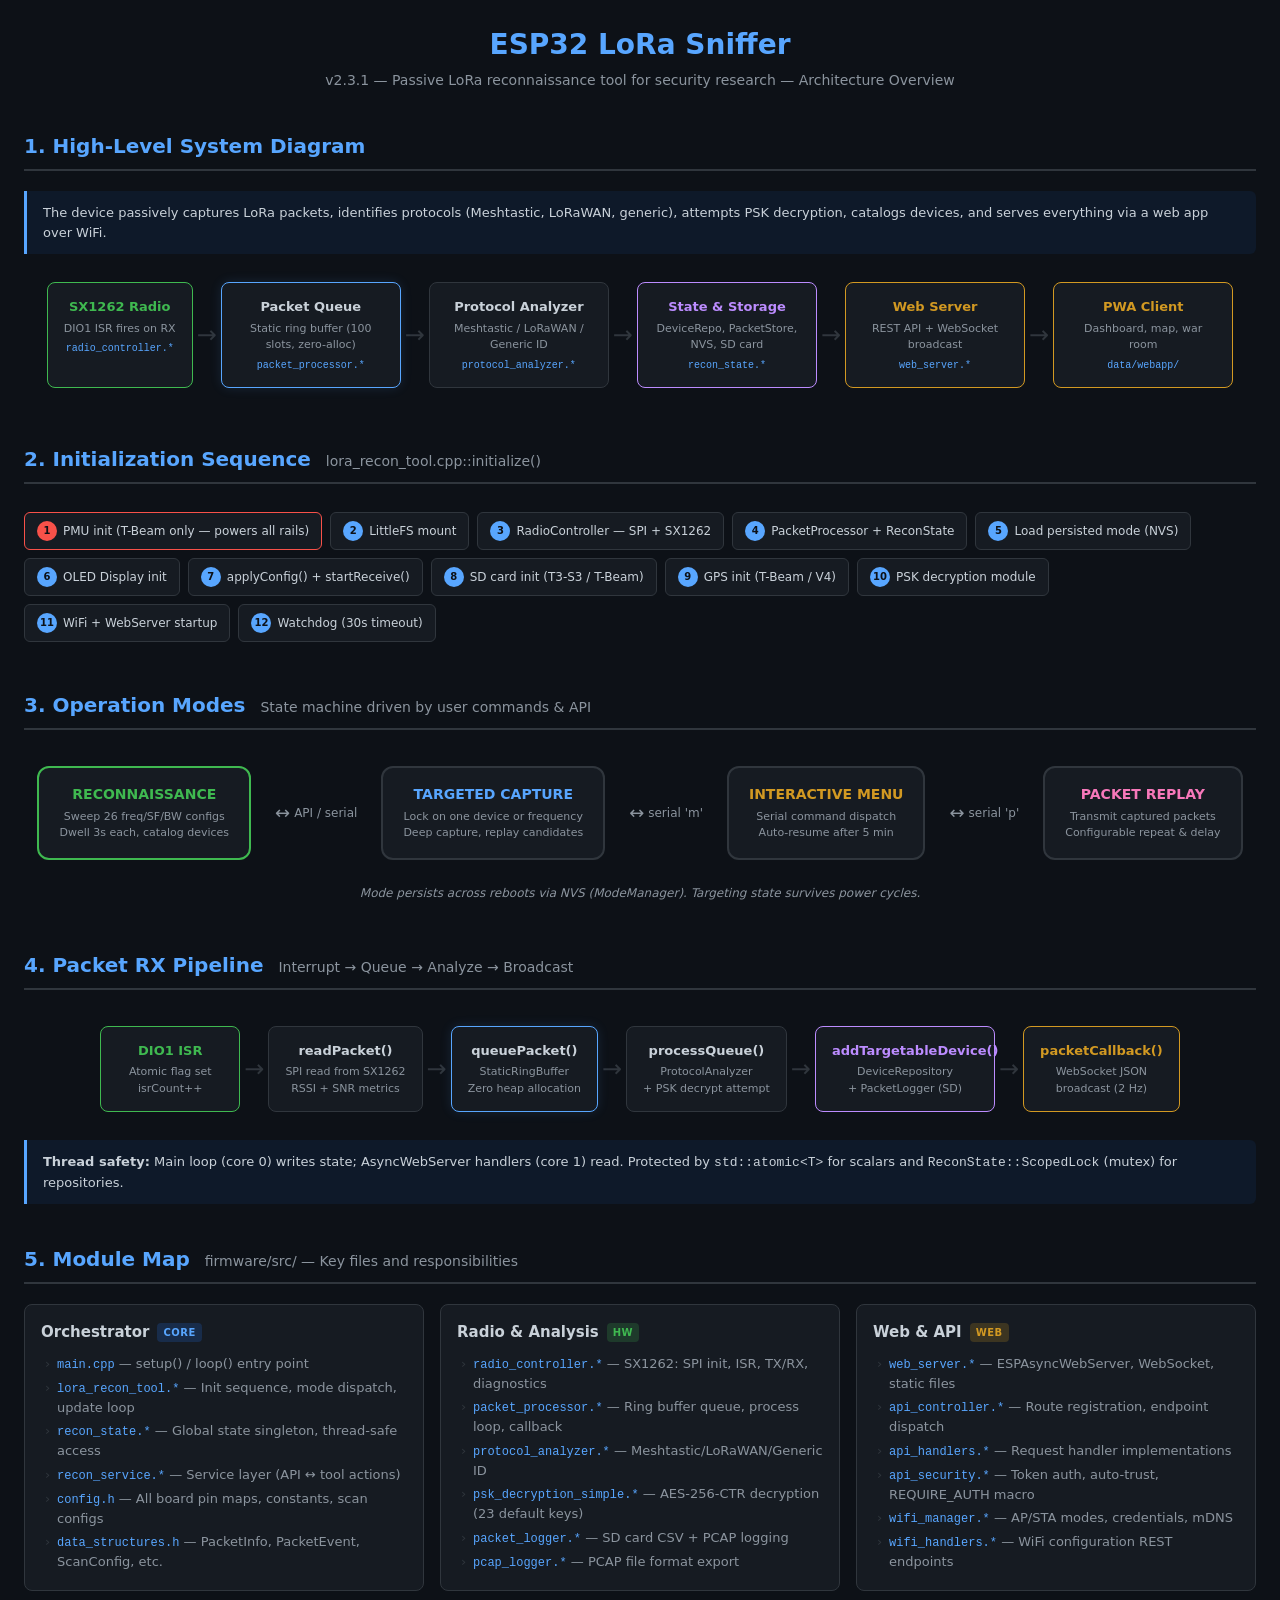
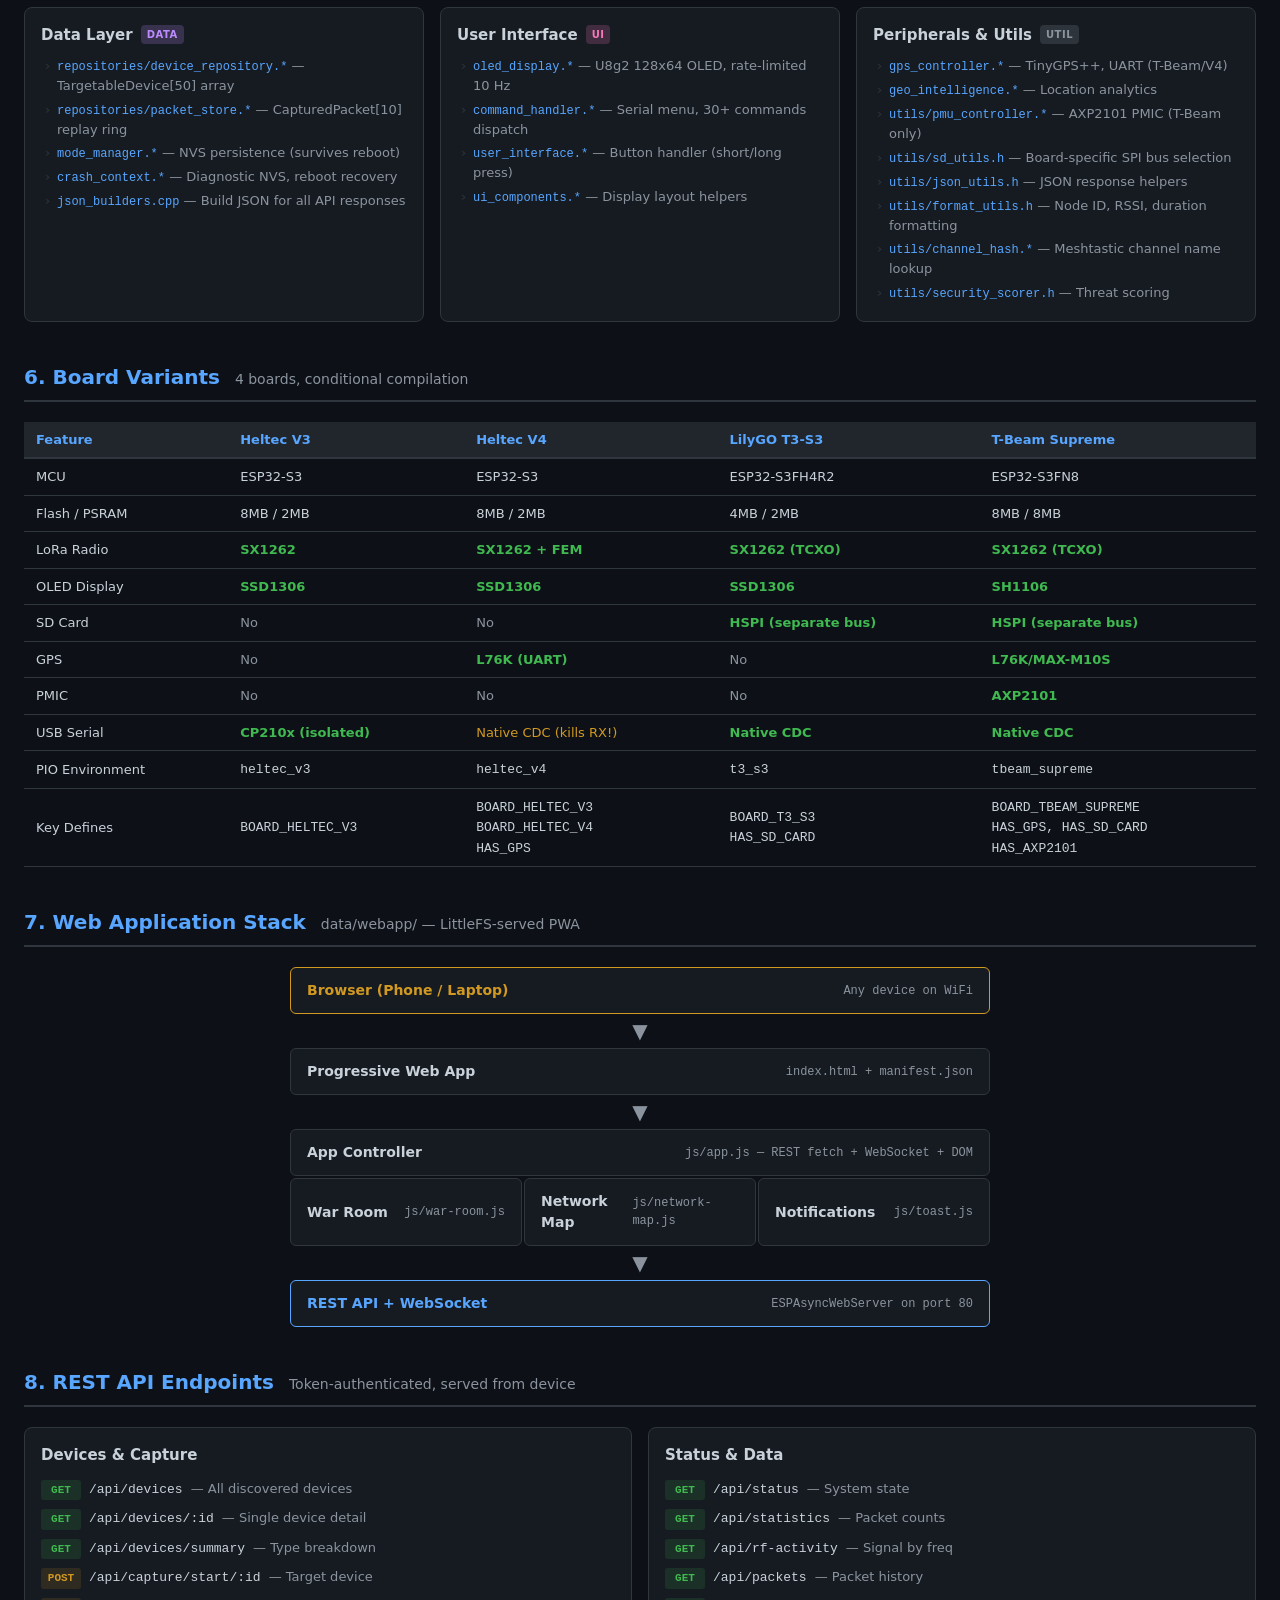
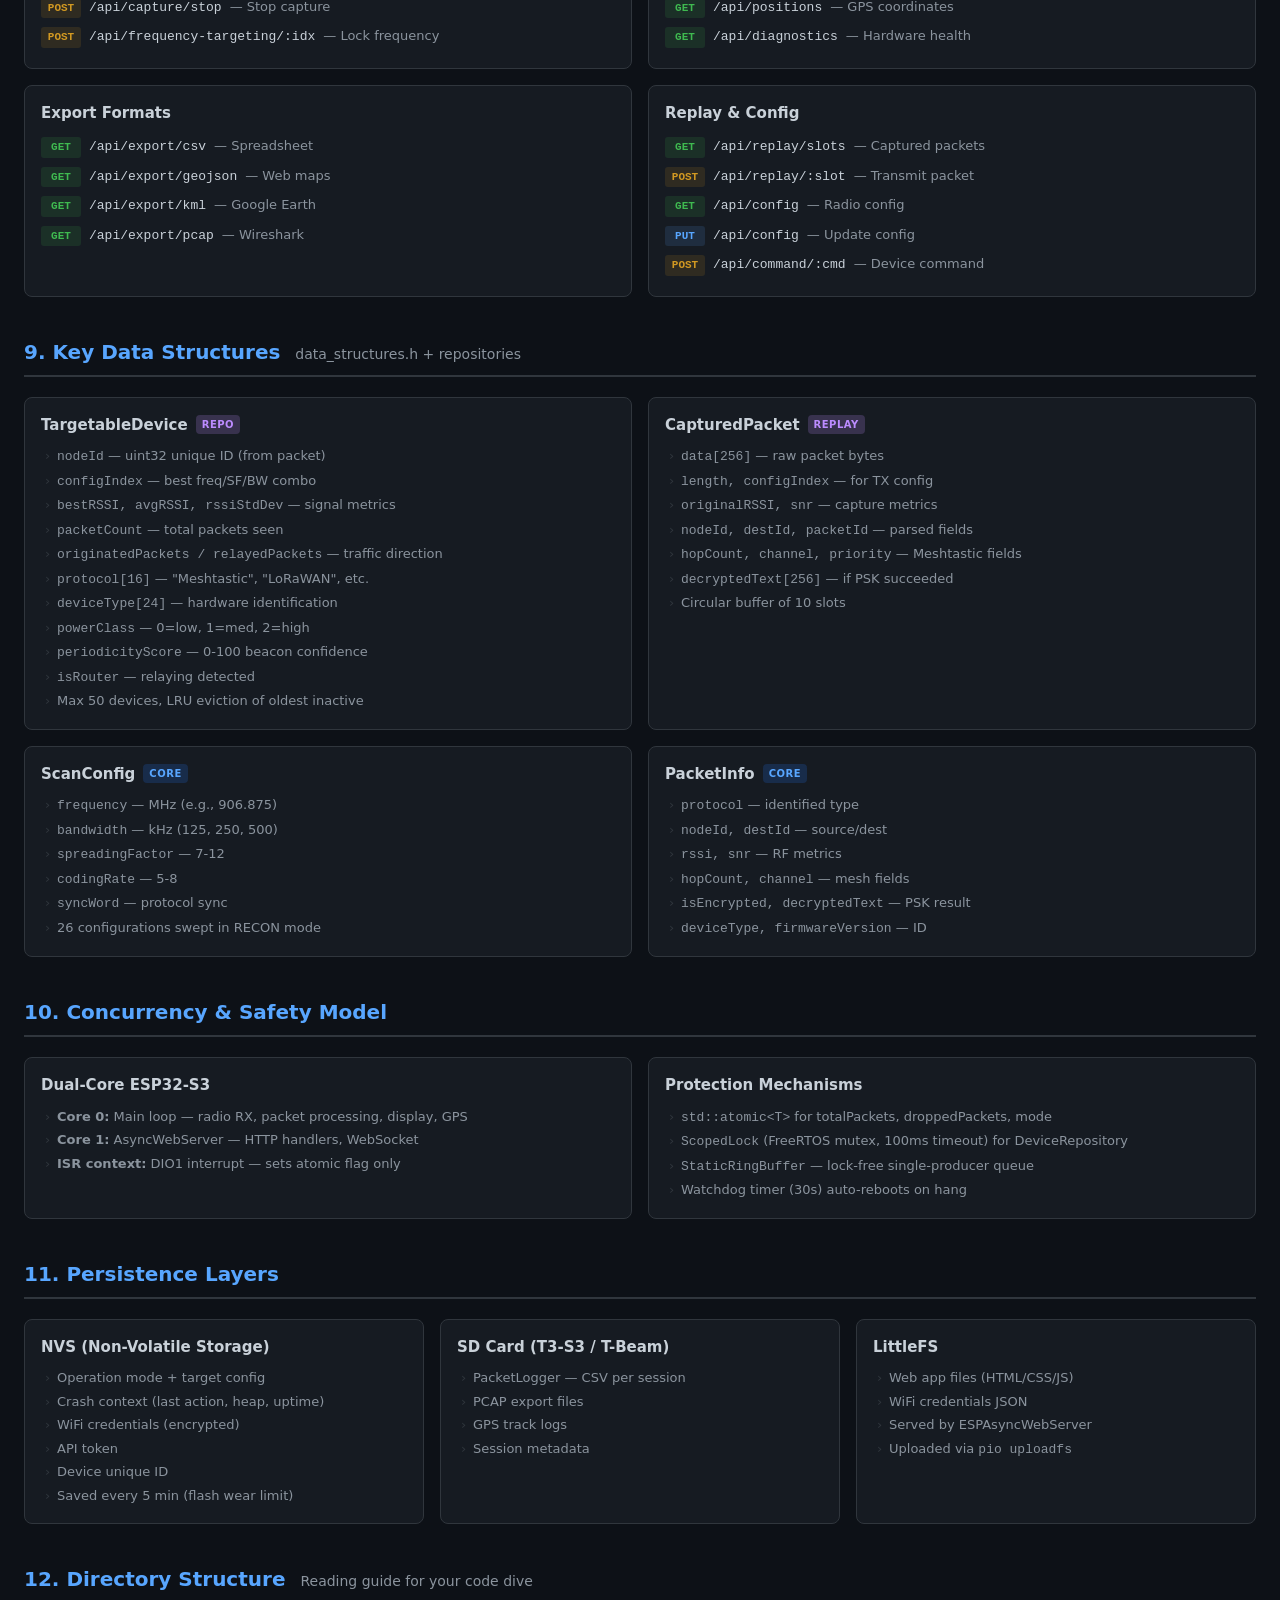
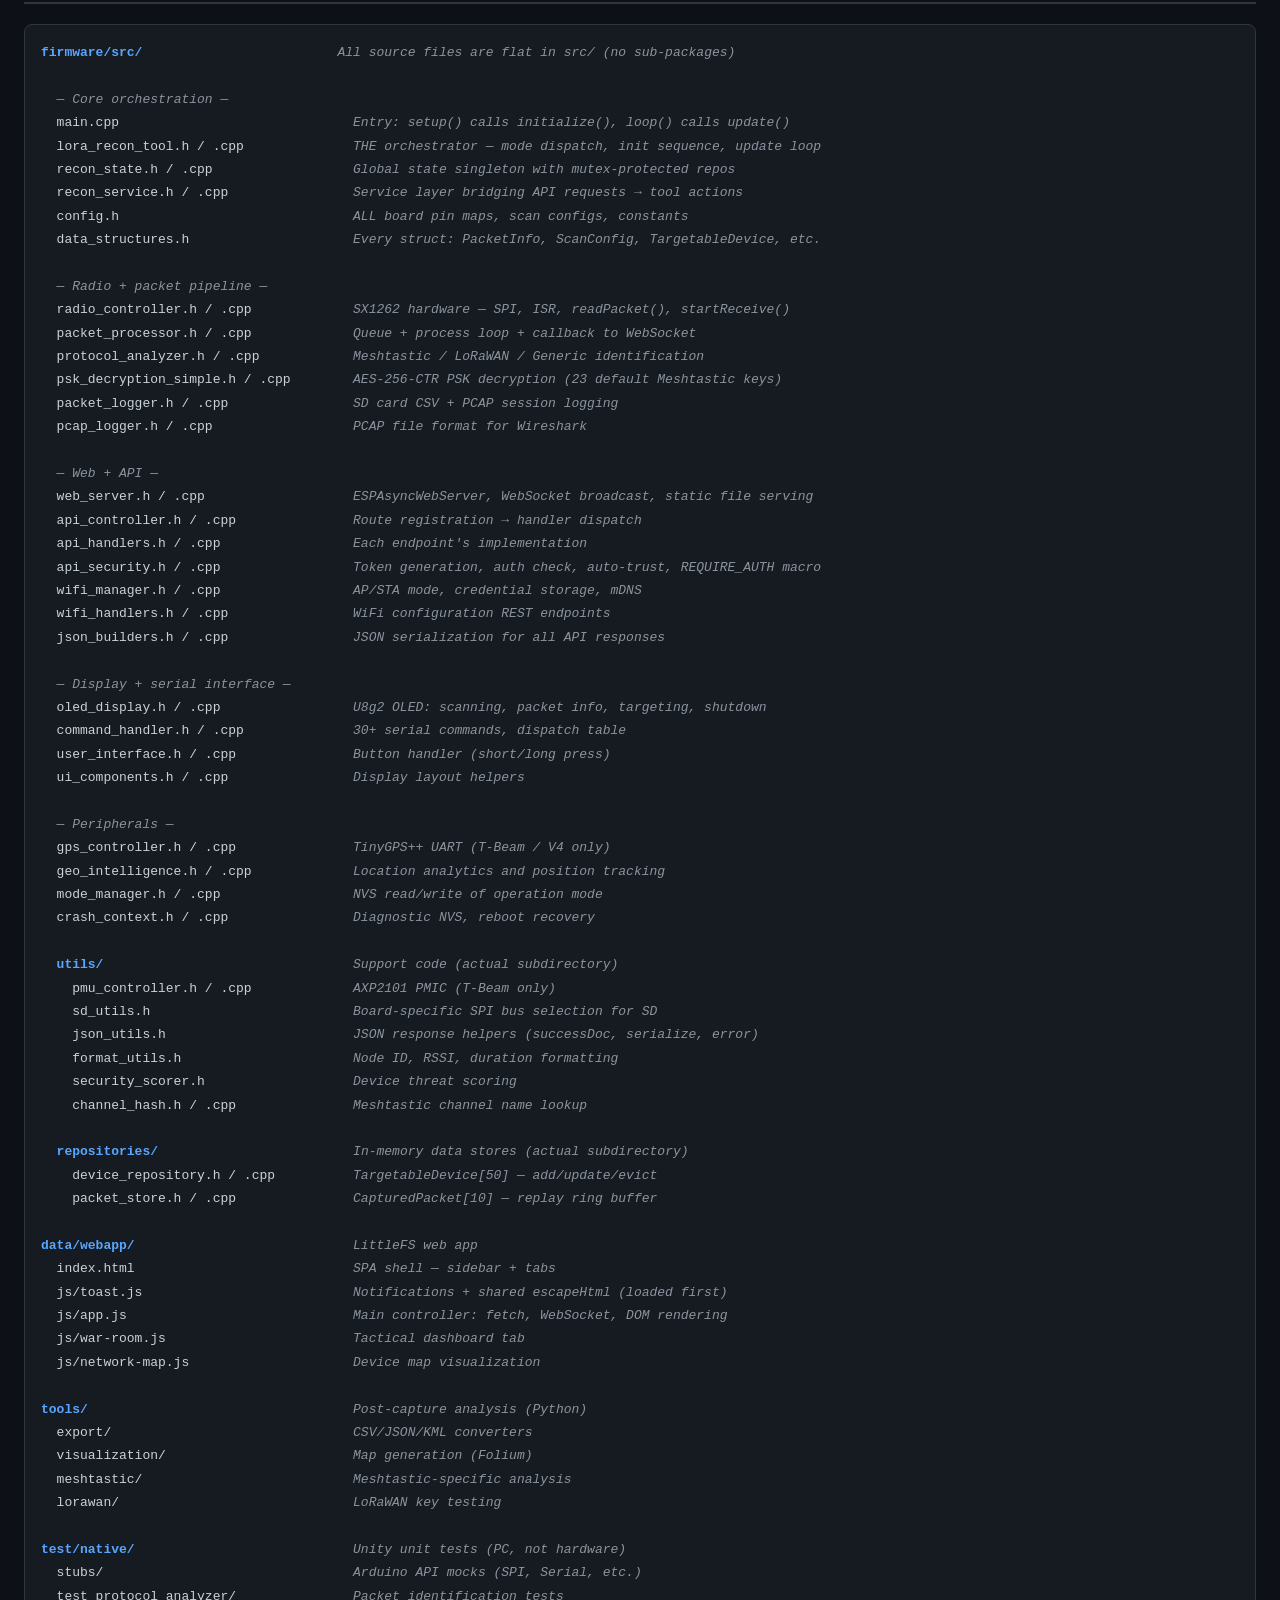
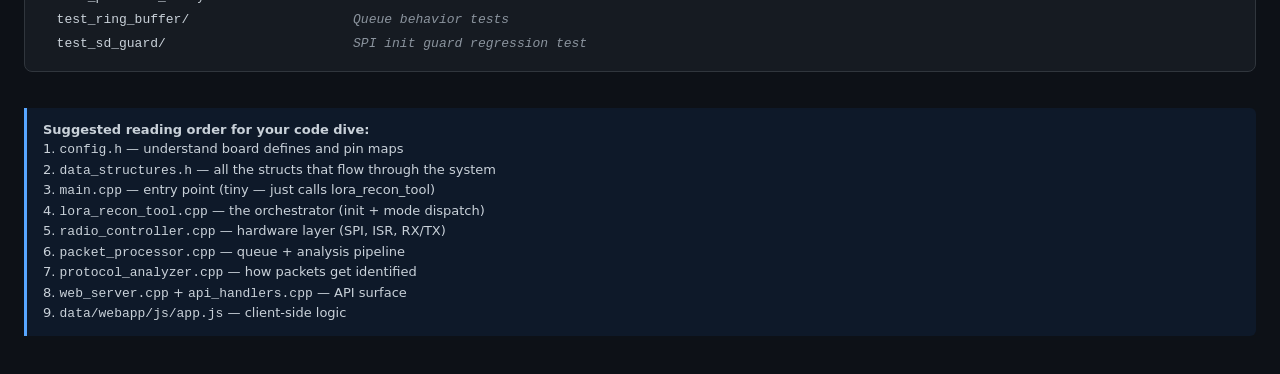
<file: docs/architecture-diagram.html>
<!DOCTYPE html>
<html lang="en">
<head>
<meta charset="UTF-8">
<meta name="viewport" content="width=device-width, initial-scale=1.0">
<title>ESP32 LoRa Sniffer — Architecture Overview</title>
<style>
  :root {
    --bg: #0d1117;
    --card: #161b22;
    --border: #30363d;
    --text: #c9d1d9;
    --muted: #8b949e;
    --accent: #58a6ff;
    --green: #3fb950;
    --orange: #d29922;
    --red: #f85149;
    --purple: #bc8cff;
    --cyan: #39d353;
    --pink: #f778ba;
  }
  * { margin: 0; padding: 0; box-sizing: border-box; }
  body { background: var(--bg); color: var(--text); font-family: 'Segoe UI', system-ui, sans-serif; padding: 24px; line-height: 1.5; }
  h1 { text-align: center; color: var(--accent); font-size: 28px; margin-bottom: 4px; }
  .subtitle { text-align: center; color: var(--muted); font-size: 14px; margin-bottom: 32px; }

  /* Section headers */
  .section-title {
    font-size: 20px; font-weight: 700; color: var(--accent);
    border-bottom: 2px solid var(--border); padding-bottom: 8px; margin: 40px 0 20px;
  }
  .section-title span { color: var(--muted); font-weight: 400; font-size: 14px; margin-left: 8px; }

  /* Card grid */
  .grid { display: grid; gap: 16px; }
  .grid-2 { grid-template-columns: 1fr 1fr; }
  .grid-3 { grid-template-columns: 1fr 1fr 1fr; }
  .grid-4 { grid-template-columns: 1fr 1fr 1fr 1fr; }
  @media (max-width: 900px) { .grid-2, .grid-3, .grid-4 { grid-template-columns: 1fr; } }

  .card {
    background: var(--card); border: 1px solid var(--border); border-radius: 8px;
    padding: 16px; position: relative;
  }
  .card h3 { font-size: 15px; margin-bottom: 8px; display: flex; align-items: center; gap: 8px; }
  .card h3 .tag {
    font-size: 10px; padding: 2px 6px; border-radius: 4px; font-weight: 600;
    text-transform: uppercase; letter-spacing: 0.5px;
  }
  .tag-core { background: #1f6feb33; color: var(--accent); }
  .tag-hw { background: #3fb95033; color: var(--green); }
  .tag-web { background: #d2992233; color: var(--orange); }
  .tag-data { background: #bc8cff33; color: var(--purple); }
  .tag-ui { background: #f778ba33; color: var(--pink); }
  .tag-util { background: #8b949e33; color: var(--muted); }

  .card ul { list-style: none; padding: 0; }
  .card li { font-size: 13px; color: var(--muted); padding: 2px 0; padding-left: 16px; position: relative; }
  .card li::before { content: '›'; position: absolute; left: 4px; color: var(--border); }
  .card .file { font-family: 'Cascadia Code', 'Fira Code', monospace; font-size: 12px; color: var(--accent); }

  /* Flow diagram */
  .flow-container { overflow-x: auto; padding: 16px 0; }
  .flow {
    display: flex; align-items: stretch; gap: 0; min-width: 900px; justify-content: center;
  }
  .flow-step {
    background: var(--card); border: 1px solid var(--border); border-radius: 8px;
    padding: 14px 16px; min-width: 140px; max-width: 180px; text-align: center;
    position: relative; flex-shrink: 0;
  }
  .flow-step .step-title { font-size: 13px; font-weight: 700; margin-bottom: 4px; }
  .flow-step .step-detail { font-size: 11px; color: var(--muted); }
  .flow-step .step-file { font-size: 10px; color: var(--accent); font-family: monospace; margin-top: 4px; }
  .flow-arrow {
    display: flex; align-items: center; color: var(--border); font-size: 24px;
    padding: 0 4px; flex-shrink: 0; user-select: none;
  }
  .flow-step.highlight { border-color: var(--accent); box-shadow: 0 0 12px #58a6ff22; }
  .flow-step.hw { border-color: var(--green); }
  .flow-step.web { border-color: var(--orange); }
  .flow-step.data { border-color: var(--purple); }

  /* Init sequence */
  .init-seq {
    display: flex; flex-wrap: wrap; gap: 8px; padding: 8px 0;
  }
  .init-item {
    background: var(--card); border: 1px solid var(--border); border-radius: 6px;
    padding: 8px 12px; font-size: 12px; display: flex; align-items: center; gap: 6px;
  }
  .init-num {
    background: var(--accent); color: var(--bg); width: 20px; height: 20px;
    border-radius: 50%; display: flex; align-items: center; justify-content: center;
    font-size: 10px; font-weight: 700; flex-shrink: 0;
  }
  .init-item.critical { border-color: var(--red); }
  .init-item.critical .init-num { background: var(--red); }

  /* Board comparison table */
  table { width: 100%; border-collapse: collapse; font-size: 13px; }
  th { text-align: left; padding: 8px 12px; background: #21262d; color: var(--accent); border-bottom: 2px solid var(--border); }
  td { padding: 8px 12px; border-bottom: 1px solid var(--border); }
  tr:hover td { background: #1c2128; }
  .yes { color: var(--green); font-weight: 600; }
  .no { color: var(--muted); }
  .warn { color: var(--orange); }

  /* API endpoint list */
  .endpoint { display: flex; align-items: baseline; gap: 8px; padding: 4px 0; font-size: 13px; }
  .method {
    font-family: monospace; font-size: 11px; font-weight: 700; padding: 2px 6px;
    border-radius: 3px; min-width: 40px; text-align: center; flex-shrink: 0;
  }
  .method-get { background: #3fb95022; color: var(--green); }
  .method-post { background: #d2992222; color: var(--orange); }
  .method-put { background: #58a6ff22; color: var(--accent); }
  .endpoint .path { font-family: monospace; color: var(--text); }
  .endpoint .desc { color: var(--muted); }

  /* Legend */
  .legend { display: flex; gap: 16px; flex-wrap: wrap; padding: 12px 0; }
  .legend-item { display: flex; align-items: center; gap: 6px; font-size: 12px; color: var(--muted); }
  .legend-dot { width: 10px; height: 10px; border-radius: 50%; }

  /* Directory tree */
  .tree { font-family: 'Cascadia Code', 'Fira Code', monospace; font-size: 13px; line-height: 1.8; }
  .tree .dir { color: var(--accent); font-weight: 600; }
  .tree .comment { color: var(--muted); font-style: italic; }

  /* Mode state diagram */
  .modes { display: flex; gap: 24px; justify-content: center; flex-wrap: wrap; padding: 16px 0; }
  .mode-box {
    background: var(--card); border: 2px solid var(--border); border-radius: 12px;
    padding: 16px 20px; text-align: center; min-width: 160px;
  }
  .mode-box.active { border-color: var(--green); }
  .mode-box h4 { font-size: 14px; margin-bottom: 4px; }
  .mode-box p { font-size: 11px; color: var(--muted); }
  .mode-arrow { display: flex; align-items: center; color: var(--muted); font-size: 12px; gap: 4px; }
  .mode-arrow span { font-size: 18px; }

  /* Webapp layers */
  .webapp-stack {
    display: flex; flex-direction: column; gap: 2px; max-width: 700px; margin: 0 auto;
  }
  .webapp-layer {
    background: var(--card); border: 1px solid var(--border); border-radius: 6px;
    padding: 12px 16px; display: flex; justify-content: space-between; align-items: center;
  }
  .webapp-layer .layer-name { font-weight: 600; font-size: 14px; }
  .webapp-layer .layer-files { font-size: 12px; color: var(--muted); font-family: monospace; }

  .spacer { height: 24px; }
  .note { font-size: 12px; color: var(--muted); font-style: italic; padding: 8px 0; }
  .callout {
    background: #1f6feb15; border-left: 3px solid var(--accent); padding: 12px 16px;
    border-radius: 0 6px 6px 0; margin: 12px 0; font-size: 13px;
  }
</style>
</head>
<body>

<h1>ESP32 LoRa Sniffer</h1>
<p class="subtitle">v2.3.1 &mdash; Passive LoRa reconnaissance tool for security research &mdash; Architecture Overview</p>

<!-- ============================================================ -->
<div class="section-title">1. High-Level System Diagram</div>

<div class="callout">
  The device passively captures LoRa packets, identifies protocols (Meshtastic, LoRaWAN, generic),
  attempts PSK decryption, catalogs devices, and serves everything via a web app over WiFi.
</div>

<div class="flow-container">
<div class="flow">
  <div class="flow-step hw">
    <div class="step-title" style="color:var(--green)">SX1262 Radio</div>
    <div class="step-detail">DIO1 ISR fires on RX</div>
    <div class="step-file">radio_controller.*</div>
  </div>
  <div class="flow-arrow">&rarr;</div>
  <div class="flow-step highlight">
    <div class="step-title">Packet Queue</div>
    <div class="step-detail">Static ring buffer (100 slots, zero-alloc)</div>
    <div class="step-file">packet_processor.*</div>
  </div>
  <div class="flow-arrow">&rarr;</div>
  <div class="flow-step">
    <div class="step-title">Protocol Analyzer</div>
    <div class="step-detail">Meshtastic / LoRaWAN / Generic ID</div>
    <div class="step-file">protocol_analyzer.*</div>
  </div>
  <div class="flow-arrow">&rarr;</div>
  <div class="flow-step data">
    <div class="step-title" style="color:var(--purple)">State &amp; Storage</div>
    <div class="step-detail">DeviceRepo, PacketStore, NVS, SD card</div>
    <div class="step-file">recon_state.*</div>
  </div>
  <div class="flow-arrow">&rarr;</div>
  <div class="flow-step web">
    <div class="step-title" style="color:var(--orange)">Web Server</div>
    <div class="step-detail">REST API + WebSocket broadcast</div>
    <div class="step-file">web_server.*</div>
  </div>
  <div class="flow-arrow">&rarr;</div>
  <div class="flow-step web">
    <div class="step-title" style="color:var(--orange)">PWA Client</div>
    <div class="step-detail">Dashboard, map, war room</div>
    <div class="step-file">data/webapp/</div>
  </div>
</div>
</div>

<!-- ============================================================ -->
<div class="section-title">2. Initialization Sequence <span>lora_recon_tool.cpp::initialize()</span></div>

<div class="init-seq">
  <div class="init-item critical"><div class="init-num">1</div> PMU init (T-Beam only &mdash; powers all rails)</div>
  <div class="init-item"><div class="init-num">2</div> LittleFS mount</div>
  <div class="init-item"><div class="init-num">3</div> RadioController &mdash; SPI + SX1262</div>
  <div class="init-item"><div class="init-num">4</div> PacketProcessor + ReconState</div>
  <div class="init-item"><div class="init-num">5</div> Load persisted mode (NVS)</div>
  <div class="init-item"><div class="init-num">6</div> OLED Display init</div>
  <div class="init-item"><div class="init-num">7</div> applyConfig() + startReceive()</div>
  <div class="init-item"><div class="init-num">8</div> SD card init (T3-S3 / T-Beam)</div>
  <div class="init-item"><div class="init-num">9</div> GPS init (T-Beam / V4)</div>
  <div class="init-item"><div class="init-num">10</div> PSK decryption module</div>
  <div class="init-item"><div class="init-num">11</div> WiFi + WebServer startup</div>
  <div class="init-item"><div class="init-num">12</div> Watchdog (30s timeout)</div>
</div>

<!-- ============================================================ -->
<div class="section-title">3. Operation Modes <span>State machine driven by user commands &amp; API</span></div>

<div class="modes">
  <div class="mode-box active">
    <h4 style="color:var(--green)">RECONNAISSANCE</h4>
    <p>Sweep 26 freq/SF/BW configs<br>Dwell 3s each, catalog devices</p>
  </div>
  <div class="mode-arrow"><span>&harr;</span> API / serial</div>
  <div class="mode-box">
    <h4 style="color:var(--accent)">TARGETED CAPTURE</h4>
    <p>Lock on one device or frequency<br>Deep capture, replay candidates</p>
  </div>
  <div class="mode-arrow"><span>&harr;</span> serial 'm'</div>
  <div class="mode-box">
    <h4 style="color:var(--orange)">INTERACTIVE MENU</h4>
    <p>Serial command dispatch<br>Auto-resume after 5 min</p>
  </div>
  <div class="mode-arrow"><span>&harr;</span> serial 'p'</div>
  <div class="mode-box">
    <h4 style="color:var(--pink)">PACKET REPLAY</h4>
    <p>Transmit captured packets<br>Configurable repeat &amp; delay</p>
  </div>
</div>
<p class="note" style="text-align:center">Mode persists across reboots via NVS (ModeManager). Targeting state survives power cycles.</p>

<!-- ============================================================ -->
<div class="section-title">4. Packet RX Pipeline <span>Interrupt &rarr; Queue &rarr; Analyze &rarr; Broadcast</span></div>

<div class="flow-container">
<div class="flow">
  <div class="flow-step hw">
    <div class="step-title" style="color:var(--green)">DIO1 ISR</div>
    <div class="step-detail">Atomic flag set<br>isrCount++</div>
  </div>
  <div class="flow-arrow">&rarr;</div>
  <div class="flow-step">
    <div class="step-title">readPacket()</div>
    <div class="step-detail">SPI read from SX1262<br>RSSI + SNR metrics</div>
  </div>
  <div class="flow-arrow">&rarr;</div>
  <div class="flow-step highlight">
    <div class="step-title">queuePacket()</div>
    <div class="step-detail">StaticRingBuffer<br>Zero heap allocation</div>
  </div>
  <div class="flow-arrow">&rarr;</div>
  <div class="flow-step">
    <div class="step-title">processQueue()</div>
    <div class="step-detail">ProtocolAnalyzer<br>+ PSK decrypt attempt</div>
  </div>
  <div class="flow-arrow">&rarr;</div>
  <div class="flow-step data">
    <div class="step-title" style="color:var(--purple)">addTargetableDevice()</div>
    <div class="step-detail">DeviceRepository<br>+ PacketLogger (SD)</div>
  </div>
  <div class="flow-arrow">&rarr;</div>
  <div class="flow-step web">
    <div class="step-title" style="color:var(--orange)">packetCallback()</div>
    <div class="step-detail">WebSocket JSON<br>broadcast (2 Hz)</div>
  </div>
</div>
</div>

<div class="callout">
  <strong>Thread safety:</strong> Main loop (core 0) writes state; AsyncWebServer handlers (core 1) read.
  Protected by <code>std::atomic&lt;T&gt;</code> for scalars and <code>ReconState::ScopedLock</code> (mutex) for repositories.
</div>

<!-- ============================================================ -->
<div class="section-title">5. Module Map <span>firmware/src/ &mdash; Key files and responsibilities</span></div>

<div class="grid grid-3">
  <div class="card">
    <h3>Orchestrator <span class="tag tag-core">CORE</span></h3>
    <ul>
      <li><span class="file">main.cpp</span> &mdash; setup() / loop() entry point</li>
      <li><span class="file">lora_recon_tool.*</span> &mdash; Init sequence, mode dispatch, update loop</li>
      <li><span class="file">recon_state.*</span> &mdash; Global state singleton, thread-safe access</li>
      <li><span class="file">recon_service.*</span> &mdash; Service layer (API &harr; tool actions)</li>
      <li><span class="file">config.h</span> &mdash; All board pin maps, constants, scan configs</li>
      <li><span class="file">data_structures.h</span> &mdash; PacketInfo, PacketEvent, ScanConfig, etc.</li>
    </ul>
  </div>
  <div class="card">
    <h3>Radio &amp; Analysis <span class="tag tag-hw">HW</span></h3>
    <ul>
      <li><span class="file">radio_controller.*</span> &mdash; SX1262: SPI init, ISR, TX/RX, diagnostics</li>
      <li><span class="file">packet_processor.*</span> &mdash; Ring buffer queue, process loop, callback</li>
      <li><span class="file">protocol_analyzer.*</span> &mdash; Meshtastic/LoRaWAN/Generic ID</li>
      <li><span class="file">psk_decryption_simple.*</span> &mdash; AES-256-CTR decryption (23 default keys)</li>
      <li><span class="file">packet_logger.*</span> &mdash; SD card CSV + PCAP logging</li>
      <li><span class="file">pcap_logger.*</span> &mdash; PCAP file format export</li>
    </ul>
  </div>
  <div class="card">
    <h3>Web &amp; API <span class="tag tag-web">WEB</span></h3>
    <ul>
      <li><span class="file">web_server.*</span> &mdash; ESPAsyncWebServer, WebSocket, static files</li>
      <li><span class="file">api_controller.*</span> &mdash; Route registration, endpoint dispatch</li>
      <li><span class="file">api_handlers.*</span> &mdash; Request handler implementations</li>
      <li><span class="file">api_security.*</span> &mdash; Token auth, auto-trust, REQUIRE_AUTH macro</li>
      <li><span class="file">wifi_manager.*</span> &mdash; AP/STA modes, credentials, mDNS</li>
      <li><span class="file">wifi_handlers.*</span> &mdash; WiFi configuration REST endpoints</li>
    </ul>
  </div>
  <div class="card">
    <h3>Data Layer <span class="tag tag-data">DATA</span></h3>
    <ul>
      <li><span class="file">repositories/device_repository.*</span> &mdash; TargetableDevice[50] array</li>
      <li><span class="file">repositories/packet_store.*</span> &mdash; CapturedPacket[10] replay ring</li>
      <li><span class="file">mode_manager.*</span> &mdash; NVS persistence (survives reboot)</li>
      <li><span class="file">crash_context.*</span> &mdash; Diagnostic NVS, reboot recovery</li>
      <li><span class="file">json_builders.cpp</span> &mdash; Build JSON for all API responses</li>
    </ul>
  </div>
  <div class="card">
    <h3>User Interface <span class="tag tag-ui">UI</span></h3>
    <ul>
      <li><span class="file">oled_display.*</span> &mdash; U8g2 128x64 OLED, rate-limited 10 Hz</li>
      <li><span class="file">command_handler.*</span> &mdash; Serial menu, 30+ commands dispatch</li>
      <li><span class="file">user_interface.*</span> &mdash; Button handler (short/long press)</li>
      <li><span class="file">ui_components.*</span> &mdash; Display layout helpers</li>
    </ul>
  </div>
  <div class="card">
    <h3>Peripherals &amp; Utils <span class="tag tag-util">UTIL</span></h3>
    <ul>
      <li><span class="file">gps_controller.*</span> &mdash; TinyGPS++, UART (T-Beam/V4)</li>
      <li><span class="file">geo_intelligence.*</span> &mdash; Location analytics</li>
      <li><span class="file">utils/pmu_controller.*</span> &mdash; AXP2101 PMIC (T-Beam only)</li>
      <li><span class="file">utils/sd_utils.h</span> &mdash; Board-specific SPI bus selection</li>
      <li><span class="file">utils/json_utils.h</span> &mdash; JSON response helpers</li>
      <li><span class="file">utils/format_utils.h</span> &mdash; Node ID, RSSI, duration formatting</li>
      <li><span class="file">utils/channel_hash.*</span> &mdash; Meshtastic channel name lookup</li>
      <li><span class="file">utils/security_scorer.h</span> &mdash; Threat scoring</li>
    </ul>
  </div>
</div>

<!-- ============================================================ -->
<div class="section-title">6. Board Variants <span>4 boards, conditional compilation</span></div>

<table>
  <thead>
    <tr>
      <th>Feature</th>
      <th>Heltec V3</th>
      <th>Heltec V4</th>
      <th>LilyGO T3-S3</th>
      <th>T-Beam Supreme</th>
    </tr>
  </thead>
  <tbody>
    <tr>
      <td>MCU</td>
      <td>ESP32-S3</td>
      <td>ESP32-S3</td>
      <td>ESP32-S3FH4R2</td>
      <td>ESP32-S3FN8</td>
    </tr>
    <tr>
      <td>Flash / PSRAM</td>
      <td>8MB / 2MB</td>
      <td>8MB / 2MB</td>
      <td>4MB / 2MB</td>
      <td>8MB / 8MB</td>
    </tr>
    <tr>
      <td>LoRa Radio</td>
      <td class="yes">SX1262</td>
      <td class="yes">SX1262 + FEM</td>
      <td class="yes">SX1262 (TCXO)</td>
      <td class="yes">SX1262 (TCXO)</td>
    </tr>
    <tr>
      <td>OLED Display</td>
      <td class="yes">SSD1306</td>
      <td class="yes">SSD1306</td>
      <td class="yes">SSD1306</td>
      <td class="yes">SH1106</td>
    </tr>
    <tr>
      <td>SD Card</td>
      <td class="no">No</td>
      <td class="no">No</td>
      <td class="yes">HSPI (separate bus)</td>
      <td class="yes">HSPI (separate bus)</td>
    </tr>
    <tr>
      <td>GPS</td>
      <td class="no">No</td>
      <td class="yes">L76K (UART)</td>
      <td class="no">No</td>
      <td class="yes">L76K/MAX-M10S</td>
    </tr>
    <tr>
      <td>PMIC</td>
      <td class="no">No</td>
      <td class="no">No</td>
      <td class="no">No</td>
      <td class="yes">AXP2101</td>
    </tr>
    <tr>
      <td>USB Serial</td>
      <td class="yes">CP210x (isolated)</td>
      <td class="warn">Native CDC (kills RX!)</td>
      <td class="yes">Native CDC</td>
      <td class="yes">Native CDC</td>
    </tr>
    <tr>
      <td>PIO Environment</td>
      <td><code>heltec_v3</code></td>
      <td><code>heltec_v4</code></td>
      <td><code>t3_s3</code></td>
      <td><code>tbeam_supreme</code></td>
    </tr>
    <tr>
      <td>Key Defines</td>
      <td><code>BOARD_HELTEC_V3</code></td>
      <td><code>BOARD_HELTEC_V3</code><br><code>BOARD_HELTEC_V4</code><br><code>HAS_GPS</code></td>
      <td><code>BOARD_T3_S3</code><br><code>HAS_SD_CARD</code></td>
      <td><code>BOARD_TBEAM_SUPREME</code><br><code>HAS_GPS, HAS_SD_CARD</code><br><code>HAS_AXP2101</code></td>
    </tr>
  </tbody>
</table>

<!-- ============================================================ -->
<div class="section-title">7. Web Application Stack <span>data/webapp/ &mdash; LittleFS-served PWA</span></div>

<div class="webapp-stack">
  <div class="webapp-layer" style="border-color: var(--orange);">
    <div class="layer-name" style="color:var(--orange)">Browser (Phone / Laptop)</div>
    <div class="layer-files">Any device on WiFi</div>
  </div>
  <div style="text-align:center; color: var(--muted); font-size: 20px;">&#x25BC;</div>
  <div class="webapp-layer">
    <div class="layer-name">Progressive Web App</div>
    <div class="layer-files">index.html + manifest.json</div>
  </div>
  <div style="text-align:center; color: var(--muted); font-size: 20px;">&#x25BC;</div>
  <div class="webapp-layer">
    <div class="layer-name">App Controller</div>
    <div class="layer-files">js/app.js &mdash; REST fetch + WebSocket + DOM</div>
  </div>
  <div class="grid grid-3" style="gap: 2px;">
    <div class="webapp-layer">
      <div class="layer-name">War Room</div>
      <div class="layer-files">js/war-room.js</div>
    </div>
    <div class="webapp-layer">
      <div class="layer-name">Network Map</div>
      <div class="layer-files">js/network-map.js</div>
    </div>
    <div class="webapp-layer">
      <div class="layer-name">Notifications</div>
      <div class="layer-files">js/toast.js</div>
    </div>
  </div>
  <div style="text-align:center; color: var(--muted); font-size: 20px;">&#x25BC;</div>
  <div class="webapp-layer" style="border-color: var(--accent);">
    <div class="layer-name" style="color:var(--accent)">REST API + WebSocket</div>
    <div class="layer-files">ESPAsyncWebServer on port 80</div>
  </div>
</div>

<!-- ============================================================ -->
<div class="section-title">8. REST API Endpoints <span>Token-authenticated, served from device</span></div>

<div class="grid grid-2">
  <div class="card">
    <h3>Devices &amp; Capture</h3>
    <div class="endpoint"><span class="method method-get">GET</span><span class="path">/api/devices</span><span class="desc">&mdash; All discovered devices</span></div>
    <div class="endpoint"><span class="method method-get">GET</span><span class="path">/api/devices/:id</span><span class="desc">&mdash; Single device detail</span></div>
    <div class="endpoint"><span class="method method-get">GET</span><span class="path">/api/devices/summary</span><span class="desc">&mdash; Type breakdown</span></div>
    <div class="endpoint"><span class="method method-post">POST</span><span class="path">/api/capture/start/:id</span><span class="desc">&mdash; Target device</span></div>
    <div class="endpoint"><span class="method method-post">POST</span><span class="path">/api/capture/stop</span><span class="desc">&mdash; Stop capture</span></div>
    <div class="endpoint"><span class="method method-post">POST</span><span class="path">/api/frequency-targeting/:idx</span><span class="desc">&mdash; Lock frequency</span></div>
  </div>
  <div class="card">
    <h3>Status &amp; Data</h3>
    <div class="endpoint"><span class="method method-get">GET</span><span class="path">/api/status</span><span class="desc">&mdash; System state</span></div>
    <div class="endpoint"><span class="method method-get">GET</span><span class="path">/api/statistics</span><span class="desc">&mdash; Packet counts</span></div>
    <div class="endpoint"><span class="method method-get">GET</span><span class="path">/api/rf-activity</span><span class="desc">&mdash; Signal by freq</span></div>
    <div class="endpoint"><span class="method method-get">GET</span><span class="path">/api/packets</span><span class="desc">&mdash; Packet history</span></div>
    <div class="endpoint"><span class="method method-get">GET</span><span class="path">/api/positions</span><span class="desc">&mdash; GPS coordinates</span></div>
    <div class="endpoint"><span class="method method-get">GET</span><span class="path">/api/diagnostics</span><span class="desc">&mdash; Hardware health</span></div>
  </div>
  <div class="card">
    <h3>Export Formats</h3>
    <div class="endpoint"><span class="method method-get">GET</span><span class="path">/api/export/csv</span><span class="desc">&mdash; Spreadsheet</span></div>
    <div class="endpoint"><span class="method method-get">GET</span><span class="path">/api/export/geojson</span><span class="desc">&mdash; Web maps</span></div>
    <div class="endpoint"><span class="method method-get">GET</span><span class="path">/api/export/kml</span><span class="desc">&mdash; Google Earth</span></div>
    <div class="endpoint"><span class="method method-get">GET</span><span class="path">/api/export/pcap</span><span class="desc">&mdash; Wireshark</span></div>
  </div>
  <div class="card">
    <h3>Replay &amp; Config</h3>
    <div class="endpoint"><span class="method method-get">GET</span><span class="path">/api/replay/slots</span><span class="desc">&mdash; Captured packets</span></div>
    <div class="endpoint"><span class="method method-post">POST</span><span class="path">/api/replay/:slot</span><span class="desc">&mdash; Transmit packet</span></div>
    <div class="endpoint"><span class="method method-get">GET</span><span class="path">/api/config</span><span class="desc">&mdash; Radio config</span></div>
    <div class="endpoint"><span class="method method-put">PUT</span><span class="path">/api/config</span><span class="desc">&mdash; Update config</span></div>
    <div class="endpoint"><span class="method method-post">POST</span><span class="path">/api/command/:cmd</span><span class="desc">&mdash; Device command</span></div>
  </div>
</div>

<!-- ============================================================ -->
<div class="section-title">9. Key Data Structures <span>data_structures.h + repositories</span></div>

<div class="grid grid-2">
  <div class="card">
    <h3>TargetableDevice <span class="tag tag-data">REPO</span></h3>
    <ul>
      <li><code>nodeId</code> &mdash; uint32 unique ID (from packet)</li>
      <li><code>configIndex</code> &mdash; best freq/SF/BW combo</li>
      <li><code>bestRSSI, avgRSSI, rssiStdDev</code> &mdash; signal metrics</li>
      <li><code>packetCount</code> &mdash; total packets seen</li>
      <li><code>originatedPackets / relayedPackets</code> &mdash; traffic direction</li>
      <li><code>protocol[16]</code> &mdash; "Meshtastic", "LoRaWAN", etc.</li>
      <li><code>deviceType[24]</code> &mdash; hardware identification</li>
      <li><code>powerClass</code> &mdash; 0=low, 1=med, 2=high</li>
      <li><code>periodicityScore</code> &mdash; 0-100 beacon confidence</li>
      <li><code>isRouter</code> &mdash; relaying detected</li>
      <li>Max 50 devices, LRU eviction of oldest inactive</li>
    </ul>
  </div>
  <div class="card">
    <h3>CapturedPacket <span class="tag tag-data">REPLAY</span></h3>
    <ul>
      <li><code>data[256]</code> &mdash; raw packet bytes</li>
      <li><code>length, configIndex</code> &mdash; for TX config</li>
      <li><code>originalRSSI, snr</code> &mdash; capture metrics</li>
      <li><code>nodeId, destId, packetId</code> &mdash; parsed fields</li>
      <li><code>hopCount, channel, priority</code> &mdash; Meshtastic fields</li>
      <li><code>decryptedText[256]</code> &mdash; if PSK succeeded</li>
      <li>Circular buffer of 10 slots</li>
    </ul>
  </div>
  <div class="card">
    <h3>ScanConfig <span class="tag tag-core">CORE</span></h3>
    <ul>
      <li><code>frequency</code> &mdash; MHz (e.g., 906.875)</li>
      <li><code>bandwidth</code> &mdash; kHz (125, 250, 500)</li>
      <li><code>spreadingFactor</code> &mdash; 7-12</li>
      <li><code>codingRate</code> &mdash; 5-8</li>
      <li><code>syncWord</code> &mdash; protocol sync</li>
      <li>26 configurations swept in RECON mode</li>
    </ul>
  </div>
  <div class="card">
    <h3>PacketInfo <span class="tag tag-core">CORE</span></h3>
    <ul>
      <li><code>protocol</code> &mdash; identified type</li>
      <li><code>nodeId, destId</code> &mdash; source/dest</li>
      <li><code>rssi, snr</code> &mdash; RF metrics</li>
      <li><code>hopCount, channel</code> &mdash; mesh fields</li>
      <li><code>isEncrypted, decryptedText</code> &mdash; PSK result</li>
      <li><code>deviceType, firmwareVersion</code> &mdash; ID</li>
    </ul>
  </div>
</div>

<!-- ============================================================ -->
<div class="section-title">10. Concurrency &amp; Safety Model</div>

<div class="grid grid-2">
  <div class="card">
    <h3>Dual-Core ESP32-S3</h3>
    <ul>
      <li><strong>Core 0:</strong> Main loop &mdash; radio RX, packet processing, display, GPS</li>
      <li><strong>Core 1:</strong> AsyncWebServer &mdash; HTTP handlers, WebSocket</li>
      <li><strong>ISR context:</strong> DIO1 interrupt &mdash; sets atomic flag only</li>
    </ul>
  </div>
  <div class="card">
    <h3>Protection Mechanisms</h3>
    <ul>
      <li><code>std::atomic&lt;T&gt;</code> for totalPackets, droppedPackets, mode</li>
      <li><code>ScopedLock</code> (FreeRTOS mutex, 100ms timeout) for DeviceRepository</li>
      <li><code>StaticRingBuffer</code> &mdash; lock-free single-producer queue</li>
      <li>Watchdog timer (30s) auto-reboots on hang</li>
    </ul>
  </div>
</div>

<!-- ============================================================ -->
<div class="section-title">11. Persistence Layers</div>

<div class="grid grid-3">
  <div class="card">
    <h3>NVS (Non-Volatile Storage)</h3>
    <ul>
      <li>Operation mode + target config</li>
      <li>Crash context (last action, heap, uptime)</li>
      <li>WiFi credentials (encrypted)</li>
      <li>API token</li>
      <li>Device unique ID</li>
      <li>Saved every 5 min (flash wear limit)</li>
    </ul>
  </div>
  <div class="card">
    <h3>SD Card (T3-S3 / T-Beam)</h3>
    <ul>
      <li>PacketLogger &mdash; CSV per session</li>
      <li>PCAP export files</li>
      <li>GPS track logs</li>
      <li>Session metadata</li>
    </ul>
  </div>
  <div class="card">
    <h3>LittleFS</h3>
    <ul>
      <li>Web app files (HTML/CSS/JS)</li>
      <li>WiFi credentials JSON</li>
      <li>Served by ESPAsyncWebServer</li>
      <li>Uploaded via <code>pio uploadfs</code></li>
    </ul>
  </div>
</div>

<!-- ============================================================ -->
<div class="section-title">12. Directory Structure <span>Reading guide for your code dive</span></div>

<div class="card">
<pre class="tree">
<span class="dir">firmware/src/</span>                         <span class="comment">All source files are flat in src/ (no sub-packages)</span>

  <span class="comment">— Core orchestration —</span>
  main.cpp                              <span class="comment">Entry: setup() calls initialize(), loop() calls update()</span>
  lora_recon_tool.h / .cpp              <span class="comment">THE orchestrator — mode dispatch, init sequence, update loop</span>
  recon_state.h / .cpp                  <span class="comment">Global state singleton with mutex-protected repos</span>
  recon_service.h / .cpp                <span class="comment">Service layer bridging API requests → tool actions</span>
  config.h                              <span class="comment">ALL board pin maps, scan configs, constants</span>
  data_structures.h                     <span class="comment">Every struct: PacketInfo, ScanConfig, TargetableDevice, etc.</span>

  <span class="comment">— Radio + packet pipeline —</span>
  radio_controller.h / .cpp             <span class="comment">SX1262 hardware — SPI, ISR, readPacket(), startReceive()</span>
  packet_processor.h / .cpp             <span class="comment">Queue + process loop + callback to WebSocket</span>
  protocol_analyzer.h / .cpp            <span class="comment">Meshtastic / LoRaWAN / Generic identification</span>
  psk_decryption_simple.h / .cpp        <span class="comment">AES-256-CTR PSK decryption (23 default Meshtastic keys)</span>
  packet_logger.h / .cpp                <span class="comment">SD card CSV + PCAP session logging</span>
  pcap_logger.h / .cpp                  <span class="comment">PCAP file format for Wireshark</span>

  <span class="comment">— Web + API —</span>
  web_server.h / .cpp                   <span class="comment">ESPAsyncWebServer, WebSocket broadcast, static file serving</span>
  api_controller.h / .cpp               <span class="comment">Route registration → handler dispatch</span>
  api_handlers.h / .cpp                 <span class="comment">Each endpoint's implementation</span>
  api_security.h / .cpp                 <span class="comment">Token generation, auth check, auto-trust, REQUIRE_AUTH macro</span>
  wifi_manager.h / .cpp                 <span class="comment">AP/STA mode, credential storage, mDNS</span>
  wifi_handlers.h / .cpp                <span class="comment">WiFi configuration REST endpoints</span>
  json_builders.h / .cpp                <span class="comment">JSON serialization for all API responses</span>

  <span class="comment">— Display + serial interface —</span>
  oled_display.h / .cpp                 <span class="comment">U8g2 OLED: scanning, packet info, targeting, shutdown</span>
  command_handler.h / .cpp              <span class="comment">30+ serial commands, dispatch table</span>
  user_interface.h / .cpp               <span class="comment">Button handler (short/long press)</span>
  ui_components.h / .cpp                <span class="comment">Display layout helpers</span>

  <span class="comment">— Peripherals —</span>
  gps_controller.h / .cpp               <span class="comment">TinyGPS++ UART (T-Beam / V4 only)</span>
  geo_intelligence.h / .cpp             <span class="comment">Location analytics and position tracking</span>
  mode_manager.h / .cpp                 <span class="comment">NVS read/write of operation mode</span>
  crash_context.h / .cpp                <span class="comment">Diagnostic NVS, reboot recovery</span>

  <span class="dir">utils/</span>                                <span class="comment">Support code (actual subdirectory)</span>
    pmu_controller.h / .cpp             <span class="comment">AXP2101 PMIC (T-Beam only)</span>
    sd_utils.h                          <span class="comment">Board-specific SPI bus selection for SD</span>
    json_utils.h                        <span class="comment">JSON response helpers (successDoc, serialize, error)</span>
    format_utils.h                      <span class="comment">Node ID, RSSI, duration formatting</span>
    security_scorer.h                   <span class="comment">Device threat scoring</span>
    channel_hash.h / .cpp               <span class="comment">Meshtastic channel name lookup</span>

  <span class="dir">repositories/</span>                         <span class="comment">In-memory data stores (actual subdirectory)</span>
    device_repository.h / .cpp          <span class="comment">TargetableDevice[50] — add/update/evict</span>
    packet_store.h / .cpp               <span class="comment">CapturedPacket[10] — replay ring buffer</span>

<span class="dir">data/webapp/</span>                            <span class="comment">LittleFS web app</span>
  index.html                            <span class="comment">SPA shell — sidebar + tabs</span>
  js/toast.js                           <span class="comment">Notifications + shared escapeHtml (loaded first)</span>
  js/app.js                             <span class="comment">Main controller: fetch, WebSocket, DOM rendering</span>
  js/war-room.js                        <span class="comment">Tactical dashboard tab</span>
  js/network-map.js                     <span class="comment">Device map visualization</span>

<span class="dir">tools/</span>                                  <span class="comment">Post-capture analysis (Python)</span>
  export/                               <span class="comment">CSV/JSON/KML converters</span>
  visualization/                        <span class="comment">Map generation (Folium)</span>
  meshtastic/                           <span class="comment">Meshtastic-specific analysis</span>
  lorawan/                              <span class="comment">LoRaWAN key testing</span>

<span class="dir">test/native/</span>                            <span class="comment">Unity unit tests (PC, not hardware)</span>
  stubs/                                <span class="comment">Arduino API mocks (SPI, Serial, etc.)</span>
  test_protocol_analyzer/               <span class="comment">Packet identification tests</span>
  test_ring_buffer/                     <span class="comment">Queue behavior tests</span>
  test_sd_guard/                        <span class="comment">SPI init guard regression test</span>
</pre>
</div>

<div class="spacer"></div>

<div class="callout">
  <strong>Suggested reading order for your code dive:</strong><br>
  1. <code>config.h</code> &mdash; understand board defines and pin maps<br>
  2. <code>data_structures.h</code> &mdash; all the structs that flow through the system<br>
  3. <code>main.cpp</code> &mdash; entry point (tiny &mdash; just calls lora_recon_tool)<br>
  4. <code>lora_recon_tool.cpp</code> &mdash; the orchestrator (init + mode dispatch)<br>
  5. <code>radio_controller.cpp</code> &mdash; hardware layer (SPI, ISR, RX/TX)<br>
  6. <code>packet_processor.cpp</code> &mdash; queue + analysis pipeline<br>
  7. <code>protocol_analyzer.cpp</code> &mdash; how packets get identified<br>
  8. <code>web_server.cpp</code> + <code>api_handlers.cpp</code> &mdash; API surface<br>
  9. <code>data/webapp/js/app.js</code> &mdash; client-side logic
</div>

<div class="spacer"></div>
<p style="text-align:center; color: var(--muted); font-size: 12px;">
  Generated for code dive reference &mdash; ESP32 LoRa Sniffer project
</p>

</body>
</html>
</file>
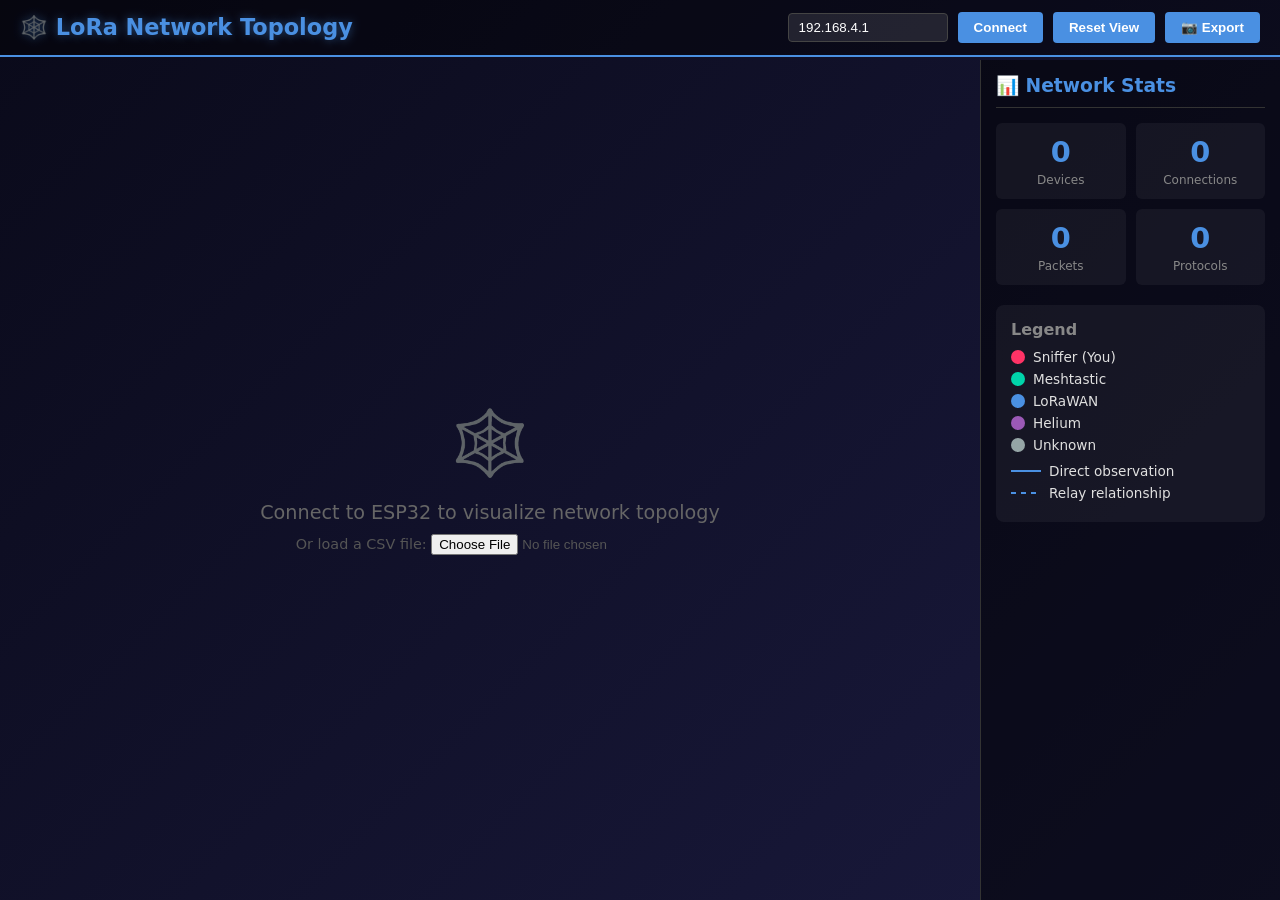
<file: tools/network_topology.html>
<!DOCTYPE html>
<html lang="en">
<head>
    <meta charset="UTF-8">
    <meta name="viewport" content="width=device-width, initial-scale=1.0">
    <title>🕸️ LoRa Network Topology</title>
    <script src="https://d3js.org/d3.v7.min.js"></script>
    <style>
        * { box-sizing: border-box; margin: 0; padding: 0; }
        
        body {
            font-family: 'Segoe UI', system-ui, sans-serif;
            background: linear-gradient(135deg, #0a0a1a 0%, #1a1a3e 100%);
            color: #e0e0e0;
            min-height: 100vh;
            overflow: hidden;
        }
        
        .header {
            background: rgba(0,0,0,0.4);
            padding: 12px 20px;
            display: flex;
            justify-content: space-between;
            align-items: center;
            border-bottom: 2px solid #4a90e2;
            position: fixed;
            top: 0;
            left: 0;
            right: 0;
            z-index: 100;
        }
        
        .header h1 {
            font-size: 1.4rem;
            color: #4a90e2;
            text-shadow: 0 0 10px rgba(74,144,226,0.5);
        }
        
        .controls {
            display: flex;
            gap: 10px;
            align-items: center;
        }
        
        .controls input {
            background: rgba(255,255,255,0.1);
            border: 1px solid #444;
            color: #fff;
            padding: 6px 10px;
            border-radius: 4px;
            width: 160px;
        }
        
        .controls button {
            background: #4a90e2;
            border: none;
            color: white;
            padding: 8px 16px;
            border-radius: 4px;
            cursor: pointer;
            font-weight: bold;
            transition: all 0.2s;
        }
        
        .controls button:hover { background: #5a9ff2; transform: scale(1.05); }
        .controls button.connected { background: #00aa66; }
        
        #graph-container {
            position: fixed;
            top: 60px;
            left: 0;
            right: 300px;
            bottom: 0;
        }
        
        #graph-container svg {
            width: 100%;
            height: 100%;
        }
        
        .sidebar {
            position: fixed;
            top: 60px;
            right: 0;
            width: 300px;
            bottom: 0;
            background: rgba(0,0,0,0.5);
            border-left: 1px solid #333;
            overflow-y: auto;
            padding: 15px;
        }
        
        .sidebar h3 {
            color: #4a90e2;
            margin-bottom: 15px;
            padding-bottom: 10px;
            border-bottom: 1px solid #333;
        }
        
        .stats-grid {
            display: grid;
            grid-template-columns: 1fr 1fr;
            gap: 10px;
            margin-bottom: 20px;
        }
        
        .stat-box {
            background: rgba(255,255,255,0.05);
            padding: 12px;
            border-radius: 6px;
            text-align: center;
        }
        
        .stat-value {
            font-size: 1.8rem;
            font-weight: bold;
            color: #4a90e2;
        }
        
        .stat-label {
            font-size: 0.75rem;
            color: #888;
            margin-top: 4px;
        }
        
        .node-details {
            background: rgba(255,255,255,0.05);
            border-radius: 8px;
            padding: 15px;
            margin-top: 15px;
            display: none;
        }
        
        .node-details.visible { display: block; }
        
        .node-details h4 {
            color: #00d4aa;
            margin-bottom: 10px;
            font-family: monospace;
        }
        
        .detail-row {
            display: flex;
            justify-content: space-between;
            padding: 6px 0;
            border-bottom: 1px solid rgba(255,255,255,0.1);
        }
        
        .detail-label { color: #888; }
        .detail-value { color: #e0e0e0; font-weight: 500; }
        
        .legend {
            margin-top: 20px;
            padding: 15px;
            background: rgba(255,255,255,0.05);
            border-radius: 8px;
        }
        
        .legend h4 {
            margin-bottom: 10px;
            color: #888;
        }
        
        .legend-item {
            display: flex;
            align-items: center;
            gap: 8px;
            margin: 6px 0;
            font-size: 0.85rem;
        }
        
        .legend-dot {
            width: 14px;
            height: 14px;
            border-radius: 50%;
        }
        
        /* Node styles */
        .node circle {
            stroke: #fff;
            stroke-width: 2px;
            cursor: pointer;
            transition: all 0.2s;
        }
        
        .node circle:hover {
            stroke-width: 4px;
            filter: brightness(1.3);
        }
        
        .node.selected circle {
            stroke: #ff3366;
            stroke-width: 4px;
        }
        
        .node text {
            fill: #e0e0e0;
            font-size: 11px;
            font-family: monospace;
            pointer-events: none;
            text-shadow: 0 0 4px rgba(0,0,0,0.8);
        }
        
        .link {
            stroke-opacity: 0.6;
            stroke-linecap: round;
        }
        
        .link.relay { stroke-dasharray: 5,5; }
        
        /* Sniffer node (center) */
        .sniffer-node circle {
            fill: #ff3366 !important;
            stroke: #ff6699;
        }
        
        .tooltip {
            position: absolute;
            background: rgba(0,0,0,0.9);
            border: 1px solid #4a90e2;
            border-radius: 6px;
            padding: 10px;
            font-size: 0.85rem;
            pointer-events: none;
            opacity: 0;
            transition: opacity 0.2s;
            z-index: 200;
            max-width: 250px;
        }
        
        .tooltip.visible { opacity: 1; }
        
        .no-data {
            display: flex;
            flex-direction: column;
            align-items: center;
            justify-content: center;
            height: 100%;
            color: #666;
            font-size: 1.2rem;
        }
        
        .no-data .emoji { font-size: 4rem; margin-bottom: 20px; }
    </style>
</head>
<body>
    <div class="header">
        <h1>🕸️ LoRa Network Topology</h1>
        <div class="controls">
            <input type="text" id="host-input" placeholder="ESP32 IP (e.g. 192.168.4.1)" value="192.168.4.1">
            <button id="connect-btn" onclick="toggleConnection()">Connect</button>
            <button onclick="resetZoom()">Reset View</button>
            <button onclick="exportSVG()">📷 Export</button>
        </div>
    </div>
    
    <div id="graph-container">
        <div class="no-data" id="no-data">
            <div class="emoji">🕸️</div>
            <p>Connect to ESP32 to visualize network topology</p>
            <p style="font-size: 0.9rem; color: #555; margin-top: 10px;">
                Or load a CSV file: <input type="file" id="csv-file" accept=".csv" onchange="loadCSV(event)">
            </p>
        </div>
    </div>
    
    <div class="sidebar">
        <h3>📊 Network Stats</h3>
        <div class="stats-grid">
            <div class="stat-box">
                <div class="stat-value" id="stat-nodes">0</div>
                <div class="stat-label">Devices</div>
            </div>
            <div class="stat-box">
                <div class="stat-value" id="stat-links">0</div>
                <div class="stat-label">Connections</div>
            </div>
            <div class="stat-box">
                <div class="stat-value" id="stat-packets">0</div>
                <div class="stat-label">Packets</div>
            </div>
            <div class="stat-box">
                <div class="stat-value" id="stat-protocols">0</div>
                <div class="stat-label">Protocols</div>
            </div>
        </div>
        
        <div class="node-details" id="node-details">
            <h4 id="detail-node-id">0x00000000</h4>
            <div class="detail-row">
                <span class="detail-label">Protocol</span>
                <span class="detail-value" id="detail-protocol">—</span>
            </div>
            <div class="detail-row">
                <span class="detail-label">Device Type</span>
                <span class="detail-value" id="detail-type">—</span>
            </div>
            <div class="detail-row">
                <span class="detail-label">Packets</span>
                <span class="detail-value" id="detail-packets">—</span>
            </div>
            <div class="detail-row">
                <span class="detail-label">Avg RSSI</span>
                <span class="detail-value" id="detail-rssi">—</span>
            </div>
            <div class="detail-row">
                <span class="detail-label">Risk Level</span>
                <span class="detail-value" id="detail-risk">—</span>
            </div>
            <div class="detail-row">
                <span class="detail-label">Connections</span>
                <span class="detail-value" id="detail-connections">—</span>
            </div>
        </div>
        
        <div class="legend">
            <h4>Legend</h4>
            <div class="legend-item">
                <div class="legend-dot" style="background: #ff3366;"></div>
                <span>Sniffer (You)</span>
            </div>
            <div class="legend-item">
                <div class="legend-dot" style="background: #00d4aa;"></div>
                <span>Meshtastic</span>
            </div>
            <div class="legend-item">
                <div class="legend-dot" style="background: #4a90e2;"></div>
                <span>LoRaWAN</span>
            </div>
            <div class="legend-item">
                <div class="legend-dot" style="background: #9b59b6;"></div>
                <span>Helium</span>
            </div>
            <div class="legend-item">
                <div class="legend-dot" style="background: #95a5a6;"></div>
                <span>Unknown</span>
            </div>
            <div class="legend-item" style="margin-top: 10px;">
                <svg width="30" height="10"><line x1="0" y1="5" x2="30" y2="5" stroke="#4a90e2" stroke-width="2"/></svg>
                <span>Direct observation</span>
            </div>
            <div class="legend-item">
                <svg width="30" height="10"><line x1="0" y1="5" x2="30" y2="5" stroke="#4a90e2" stroke-width="2" stroke-dasharray="5,5"/></svg>
                <span>Relay relationship</span>
            </div>
        </div>
    </div>
    
    <div class="tooltip" id="tooltip"></div>
    
    <script>
        // Configuration
        const PROTOCOL_COLORS = {
            'Meshtastic': '#00d4aa',
            'LoRaWAN': '#4a90e2',
            'Helium': '#9b59b6',
            'Unknown': '#95a5a6',
            'Beacon': '#f39c12'
        };
        
        const RISK_COLORS = {
            'vulnerable': '#e74c3c',
            'moderate': '#f39c12',
            'secure': '#27ae60',
            'unknown': '#95a5a6'
        };
        
        // State
        let ws = null;
        let connected = false;
        let simulation = null;
        let svg = null;
        let g = null;
        let zoom = null;
        let nodes = [];
        let links = [];
        let nodeMap = new Map();
        let selectedNode = null;
        let totalPackets = 0;
        
        // Initialize D3 visualization
        function initGraph() {
            const container = document.getElementById('graph-container');
            const width = container.clientWidth;
            const height = container.clientHeight;
            
            // Clear existing
            d3.select('#graph-container svg').remove();
            document.getElementById('no-data').style.display = 'none';
            
            svg = d3.select('#graph-container')
                .append('svg')
                .attr('width', width)
                .attr('height', height);
            
            // Add zoom behavior
            zoom = d3.zoom()
                .scaleExtent([0.1, 4])
                .on('zoom', (event) => {
                    g.attr('transform', event.transform);
                });
            
            svg.call(zoom);
            
            // Container for zoomable content
            g = svg.append('g');
            
            // Arrow marker for directed edges
            svg.append('defs').append('marker')
                .attr('id', 'arrowhead')
                .attr('viewBox', '-0 -5 10 10')
                .attr('refX', 20)
                .attr('refY', 0)
                .attr('orient', 'auto')
                .attr('markerWidth', 6)
                .attr('markerHeight', 6)
                .append('path')
                .attr('d', 'M 0,-5 L 10,0 L 0,5')
                .attr('fill', '#4a90e2');
            
            // Link and node groups
            g.append('g').attr('class', 'links');
            g.append('g').attr('class', 'nodes');
            
            // Add sniffer node at center
            addSnifferNode(width / 2, height / 2);
            
            // Initialize force simulation
            simulation = d3.forceSimulation(nodes)
                .force('link', d3.forceLink(links).id(d => d.id).distance(100))
                .force('charge', d3.forceManyBody().strength(-300))
                .force('center', d3.forceCenter(width / 2, height / 2))
                .force('collision', d3.forceCollide().radius(40))
                .on('tick', ticked);
            
            updateGraph();
        }
        
        function addSnifferNode(x, y) {
            const snifferNode = {
                id: 'SNIFFER',
                nodeId: 'SNIFFER',
                protocol: 'Sniffer',
                deviceType: 'ESP32 Recon Tool',
                packetCount: 0,
                avgRSSI: 0,
                riskLevel: 'secure',
                isSniffer: true,
                fx: x,  // Fixed position
                fy: y
            };
            nodes.push(snifferNode);
            nodeMap.set('SNIFFER', snifferNode);
        }
        
        function addOrUpdateDevice(device) {
            const nodeId = device.nodeId || device.node_id_hex || 'Unknown';
            
            if (nodeMap.has(nodeId)) {
                // Update existing
                const node = nodeMap.get(nodeId);
                node.packetCount = device.packetCount || (node.packetCount + 1);
                node.avgRSSI = device.avgRSSI || device.rssi || node.avgRSSI;
                node.riskLevel = device.riskLevel || node.riskLevel;
            } else {
                // Add new node
                const newNode = {
                    id: nodeId,
                    nodeId: nodeId,
                    protocol: device.protocol || 'Unknown',
                    deviceType: device.deviceType || 'Unknown',
                    packetCount: device.packetCount || 1,
                    avgRSSI: device.avgRSSI || device.rssi || -100,
                    riskLevel: device.riskLevel || 'unknown',
                    originatedPackets: device.originatedPackets || 0,
                    relayedPackets: device.relayedPackets || 0
                };
                nodes.push(newNode);
                nodeMap.set(nodeId, newNode);
                
                // Add link to sniffer
                links.push({
                    source: 'SNIFFER',
                    target: nodeId,
                    strength: 1,
                    type: 'direct'
                });
            }
            
            // Check for relay relationships
            if (device.relayedPackets > 0 && device.originatedPackets > 0) {
                // This device relays others - find potential connections
                // In real implementation, would track actual relay chains
            }
            
            totalPackets++;
            updateGraph();
            updateStats();
        }
        
        function updateGraph() {
            if (!g) return;
            
            // Update links
            const link = g.select('.links')
                .selectAll('line')
                .data(links, d => `${d.source.id || d.source}-${d.target.id || d.target}`);
            
            link.exit().remove();
            
            const linkEnter = link.enter()
                .append('line')
                .attr('class', d => `link ${d.type === 'relay' ? 'relay' : ''}`)
                .attr('stroke', '#4a90e2')
                .attr('stroke-width', d => Math.max(1, Math.min(d.strength || 1, 5)));
            
            // Update nodes
            const node = g.select('.nodes')
                .selectAll('.node')
                .data(nodes, d => d.id);
            
            node.exit().remove();
            
            const nodeEnter = node.enter()
                .append('g')
                .attr('class', d => `node ${d.isSniffer ? 'sniffer-node' : ''}`)
                .call(d3.drag()
                    .on('start', dragstarted)
                    .on('drag', dragged)
                    .on('end', dragended))
                .on('click', (event, d) => selectNode(d))
                .on('mouseover', (event, d) => showTooltip(event, d))
                .on('mouseout', hideTooltip);
            
            nodeEnter.append('circle')
                .attr('r', d => d.isSniffer ? 25 : Math.max(15, Math.min(30, 10 + Math.sqrt(d.packetCount || 1) * 3)))
                .attr('fill', d => d.isSniffer ? '#ff3366' : PROTOCOL_COLORS[d.protocol] || '#95a5a6');
            
            nodeEnter.append('text')
                .attr('dy', d => d.isSniffer ? 40 : 35)
                .attr('text-anchor', 'middle')
                .text(d => d.isSniffer ? 'SNIFFER' : `0x..${(d.nodeId || '').slice(-4)}`);
            
            // Update existing node sizes based on packet count
            node.select('circle')
                .attr('r', d => d.isSniffer ? 25 : Math.max(15, Math.min(30, 10 + Math.sqrt(d.packetCount || 1) * 3)));
            
            // Restart simulation
            simulation.nodes(nodes);
            simulation.force('link').links(links);
            simulation.alpha(0.3).restart();
        }
        
        function ticked() {
            g.select('.links').selectAll('line')
                .attr('x1', d => d.source.x)
                .attr('y1', d => d.source.y)
                .attr('x2', d => d.target.x)
                .attr('y2', d => d.target.y);
            
            g.select('.nodes').selectAll('.node')
                .attr('transform', d => `translate(${d.x},${d.y})`);
        }
        
        function dragstarted(event, d) {
            if (!event.active) simulation.alphaTarget(0.3).restart();
            d.fx = d.x;
            d.fy = d.y;
        }
        
        function dragged(event, d) {
            d.fx = event.x;
            d.fy = event.y;
        }
        
        function dragended(event, d) {
            if (!event.active) simulation.alphaTarget(0);
            if (!d.isSniffer) {
                d.fx = null;
                d.fy = null;
            }
        }
        
        function selectNode(node) {
            selectedNode = node;
            
            // Update visual selection
            g.selectAll('.node').classed('selected', d => d.id === node.id);
            
            // Update details panel
            const details = document.getElementById('node-details');
            details.classList.add('visible');
            
            document.getElementById('detail-node-id').textContent = 
                node.isSniffer ? '🎯 SNIFFER' : `0x${node.nodeId}`;
            document.getElementById('detail-protocol').textContent = node.protocol;
            document.getElementById('detail-type').textContent = node.deviceType;
            document.getElementById('detail-packets').textContent = node.packetCount || 0;
            document.getElementById('detail-rssi').textContent = 
                node.avgRSSI ? `${node.avgRSSI.toFixed(1)} dBm` : '—';
            
            const riskEl = document.getElementById('detail-risk');
            riskEl.textContent = node.riskLevel || 'unknown';
            riskEl.style.color = RISK_COLORS[node.riskLevel] || '#888';
            
            const connections = links.filter(l => 
                (l.source.id || l.source) === node.id || 
                (l.target.id || l.target) === node.id
            ).length;
            document.getElementById('detail-connections').textContent = connections;
        }
        
        function showTooltip(event, d) {
            const tooltip = document.getElementById('tooltip');
            tooltip.innerHTML = `
                <strong>${d.isSniffer ? '🎯 Sniffer' : '0x' + d.nodeId}</strong><br>
                Protocol: ${d.protocol}<br>
                Packets: ${d.packetCount || 0}<br>
                RSSI: ${d.avgRSSI ? d.avgRSSI.toFixed(1) + ' dBm' : '—'}
            `;
            tooltip.style.left = (event.pageX + 10) + 'px';
            tooltip.style.top = (event.pageY - 10) + 'px';
            tooltip.classList.add('visible');
        }
        
        function hideTooltip() {
            document.getElementById('tooltip').classList.remove('visible');
        }
        
        function updateStats() {
            document.getElementById('stat-nodes').textContent = nodes.length - 1; // Exclude sniffer
            document.getElementById('stat-links').textContent = links.length;
            document.getElementById('stat-packets').textContent = totalPackets;
            
            const protocols = new Set(nodes.map(n => n.protocol).filter(p => p !== 'Sniffer'));
            document.getElementById('stat-protocols').textContent = protocols.size;
        }
        
        function resetZoom() {
            if (svg && zoom) {
                svg.transition().duration(500).call(zoom.transform, d3.zoomIdentity);
            }
        }
        
        function exportSVG() {
            if (!svg) return;
            
            const svgData = new XMLSerializer().serializeToString(svg.node());
            const blob = new Blob([svgData], {type: 'image/svg+xml'});
            const url = URL.createObjectURL(blob);
            
            const a = document.createElement('a');
            a.href = url;
            a.download = `lora_topology_${new Date().toISOString().slice(0,19).replace(/:/g,'-')}.svg`;
            a.click();
            URL.revokeObjectURL(url);
        }
        
        // WebSocket connection
        function toggleConnection() {
            if (connected) {
                disconnect();
            } else {
                connect();
            }
        }
        
        function connect() {
            const host = document.getElementById('host-input').value;
            const btn = document.getElementById('connect-btn');
            
            // Initialize graph
            initGraph();
            
            // First fetch existing devices via REST
            fetch(`http://${host}/api/devices`)
                .then(r => r.json())
                .then(data => {
                    if (data.devices) {
                        data.devices.forEach(d => addOrUpdateDevice(d));
                    }
                })
                .catch(e => console.warn('Could not fetch initial devices:', e));
            
            // Fetch security data for risk levels
            fetch(`http://${host}/api/recon/security`)
                .then(r => r.json())
                .then(data => {
                    if (data.devices) {
                        data.devices.forEach(d => {
                            if (nodeMap.has(d.nodeId)) {
                                nodeMap.get(d.nodeId).riskLevel = d.riskLevel;
                            }
                        });
                        updateGraph();
                    }
                })
                .catch(e => console.warn('Could not fetch security data:', e));
            
            // Connect WebSocket for real-time updates
            try {
                ws = new WebSocket(`ws://${host}/ws`);
                
                ws.onopen = () => {
                    connected = true;
                    btn.textContent = 'Disconnect';
                    btn.classList.add('connected');
                    console.log('WebSocket connected');
                };
                
                ws.onmessage = (event) => {
                    try {
                        const data = JSON.parse(event.data);
                        if (data.type === 'packet' || data.nodeId) {
                            addOrUpdateDevice(data);
                        }
                    } catch (e) {
                        console.warn('Parse error:', e);
                    }
                };
                
                ws.onclose = () => {
                    connected = false;
                    btn.textContent = 'Connect';
                    btn.classList.remove('connected');
                };
                
                ws.onerror = (e) => {
                    console.error('WebSocket error:', e);
                };
            } catch (e) {
                console.error('Connection failed:', e);
            }
        }
        
        function disconnect() {
            if (ws) {
                ws.close();
                ws = null;
            }
            connected = false;
            document.getElementById('connect-btn').textContent = 'Connect';
            document.getElementById('connect-btn').classList.remove('connected');
        }
        
        // CSV file loading
        function loadCSV(event) {
            const file = event.target.files[0];
            if (!file) return;
            
            initGraph();
            
            const reader = new FileReader();
            reader.onload = (e) => {
                const lines = e.target.result.split('\n');
                const headers = lines[0].split(',').map(h => h.trim());
                
                const nodeIdIdx = headers.findIndex(h => h.includes('node_id') || h === 'nodeId');
                const protocolIdx = headers.findIndex(h => h === 'protocol');
                const rssiIdx = headers.findIndex(h => h.includes('rssi'));
                
                const deviceCounts = new Map();
                
                for (let i = 1; i < lines.length; i++) {
                    const cols = lines[i].split(',');
                    if (cols.length < 3) continue;
                    
                    const nodeId = cols[nodeIdIdx]?.trim();
                    if (!nodeId) continue;
                    
                    const count = (deviceCounts.get(nodeId) || 0) + 1;
                    deviceCounts.set(nodeId, count);
                    
                    addOrUpdateDevice({
                        nodeId: nodeId,
                        protocol: cols[protocolIdx]?.trim() || 'Unknown',
                        rssi: parseFloat(cols[rssiIdx]) || -100,
                        packetCount: count
                    });
                }
                
                console.log(`Loaded ${deviceCounts.size} devices from CSV`);
            };
            reader.readAsText(file);
        }
        
        // Handle window resize
        window.addEventListener('resize', () => {
            if (svg) {
                const container = document.getElementById('graph-container');
                svg.attr('width', container.clientWidth)
                   .attr('height', container.clientHeight);
                
                if (simulation) {
                    simulation.force('center', d3.forceCenter(container.clientWidth / 2, container.clientHeight / 2));
                    simulation.alpha(0.3).restart();
                }
            }
        });
    </script>
</body>
</html>
</file>
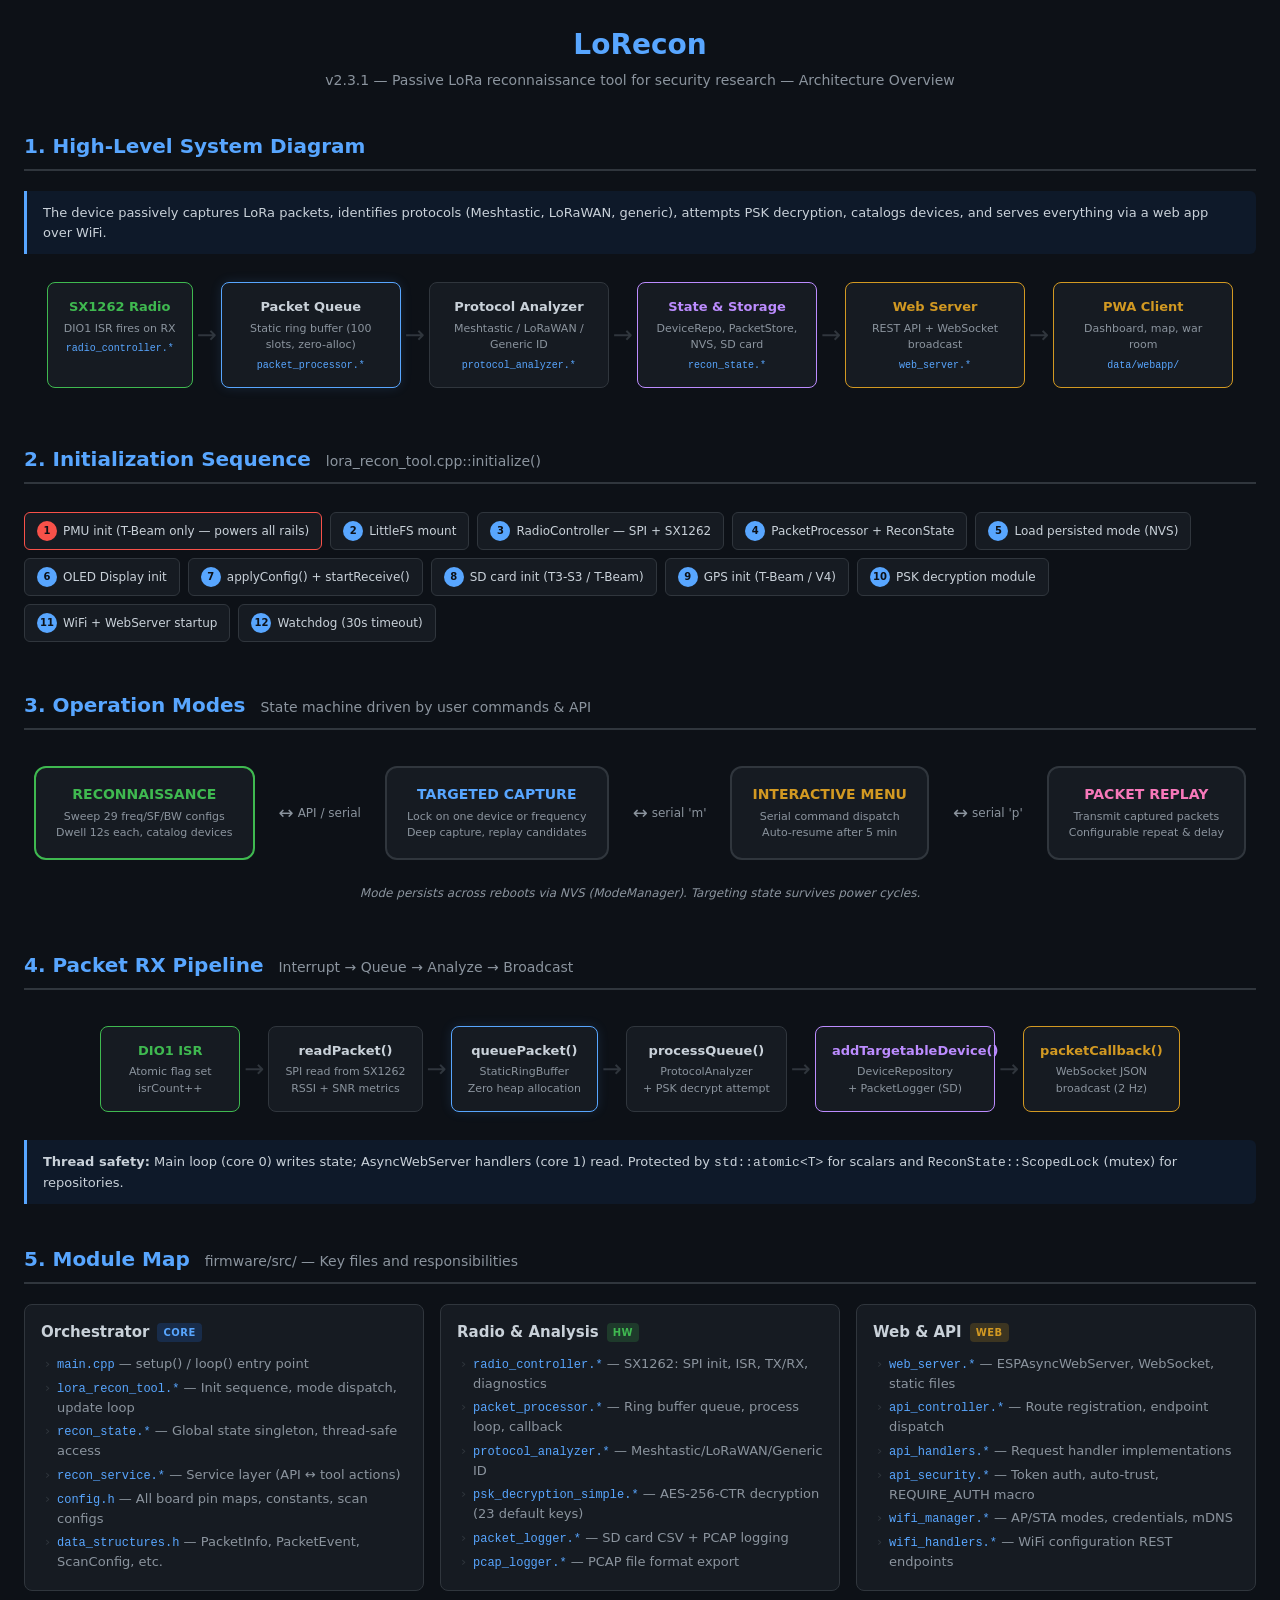
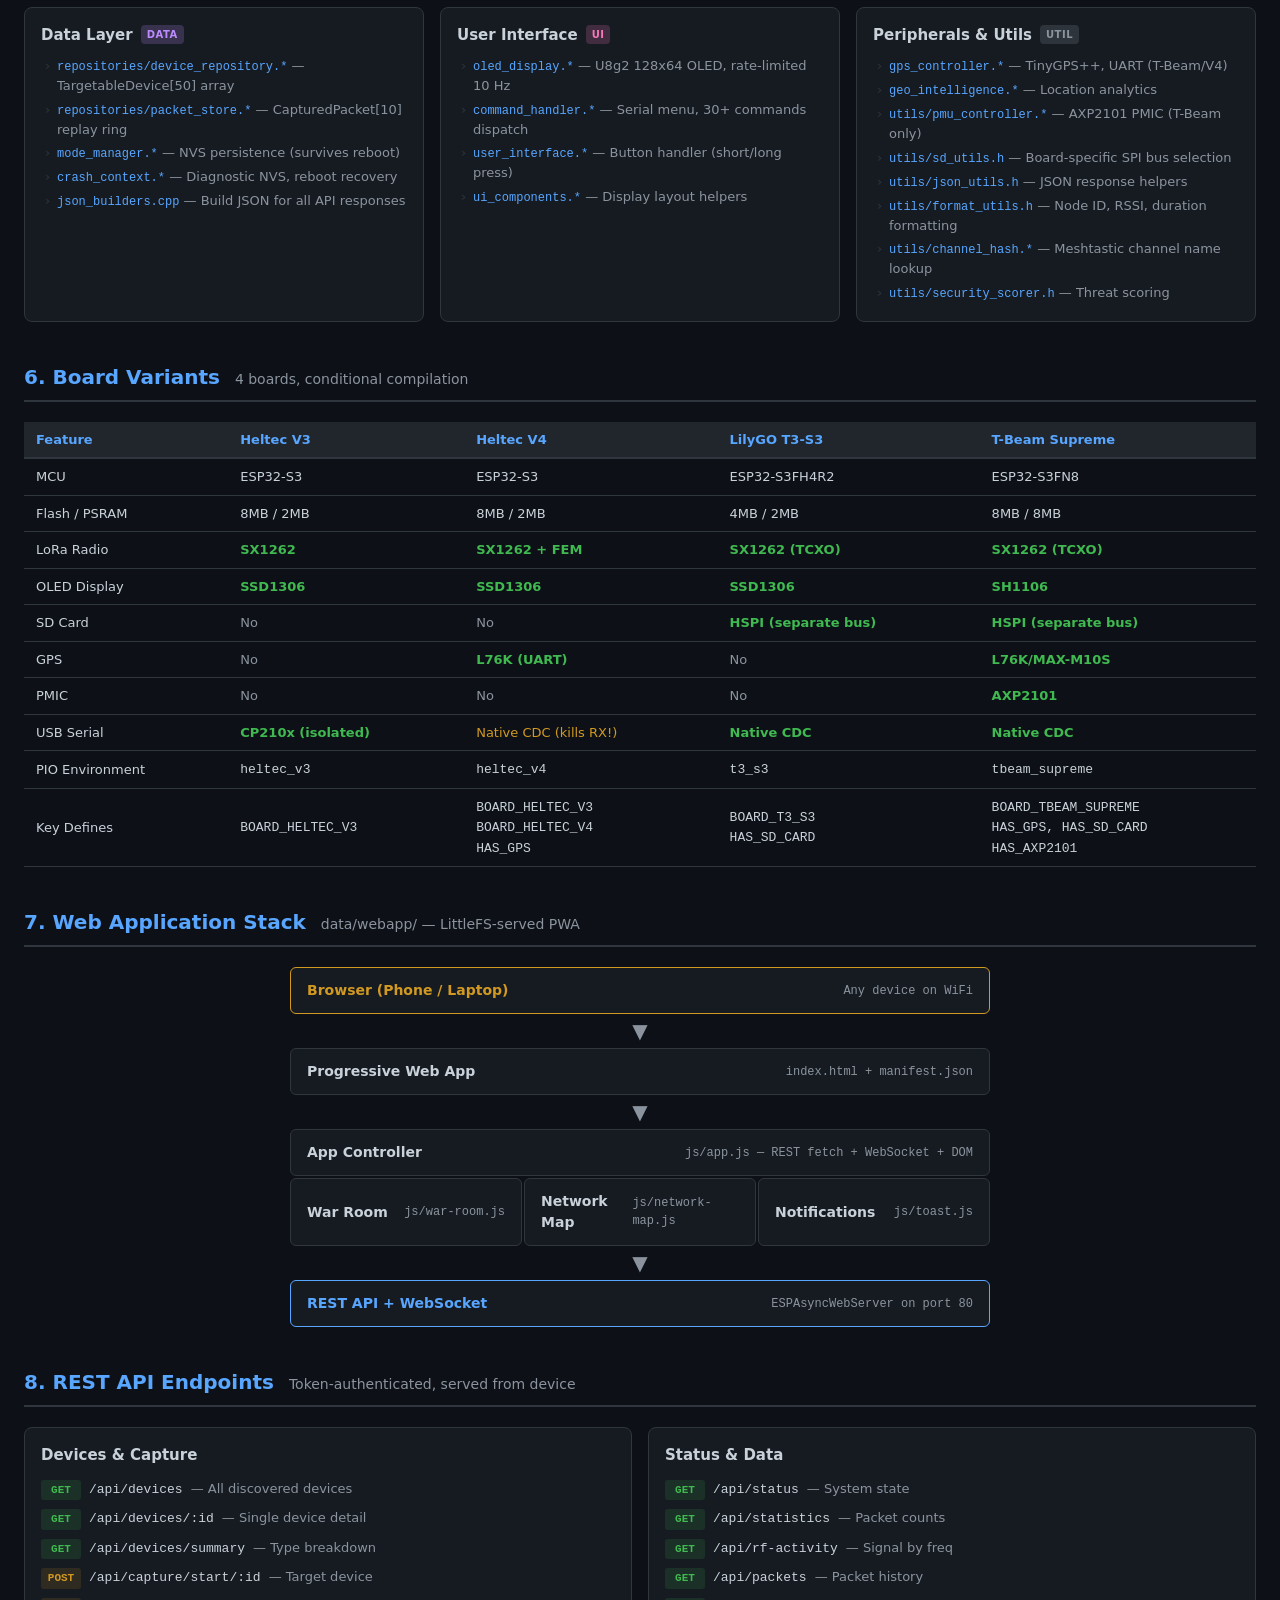
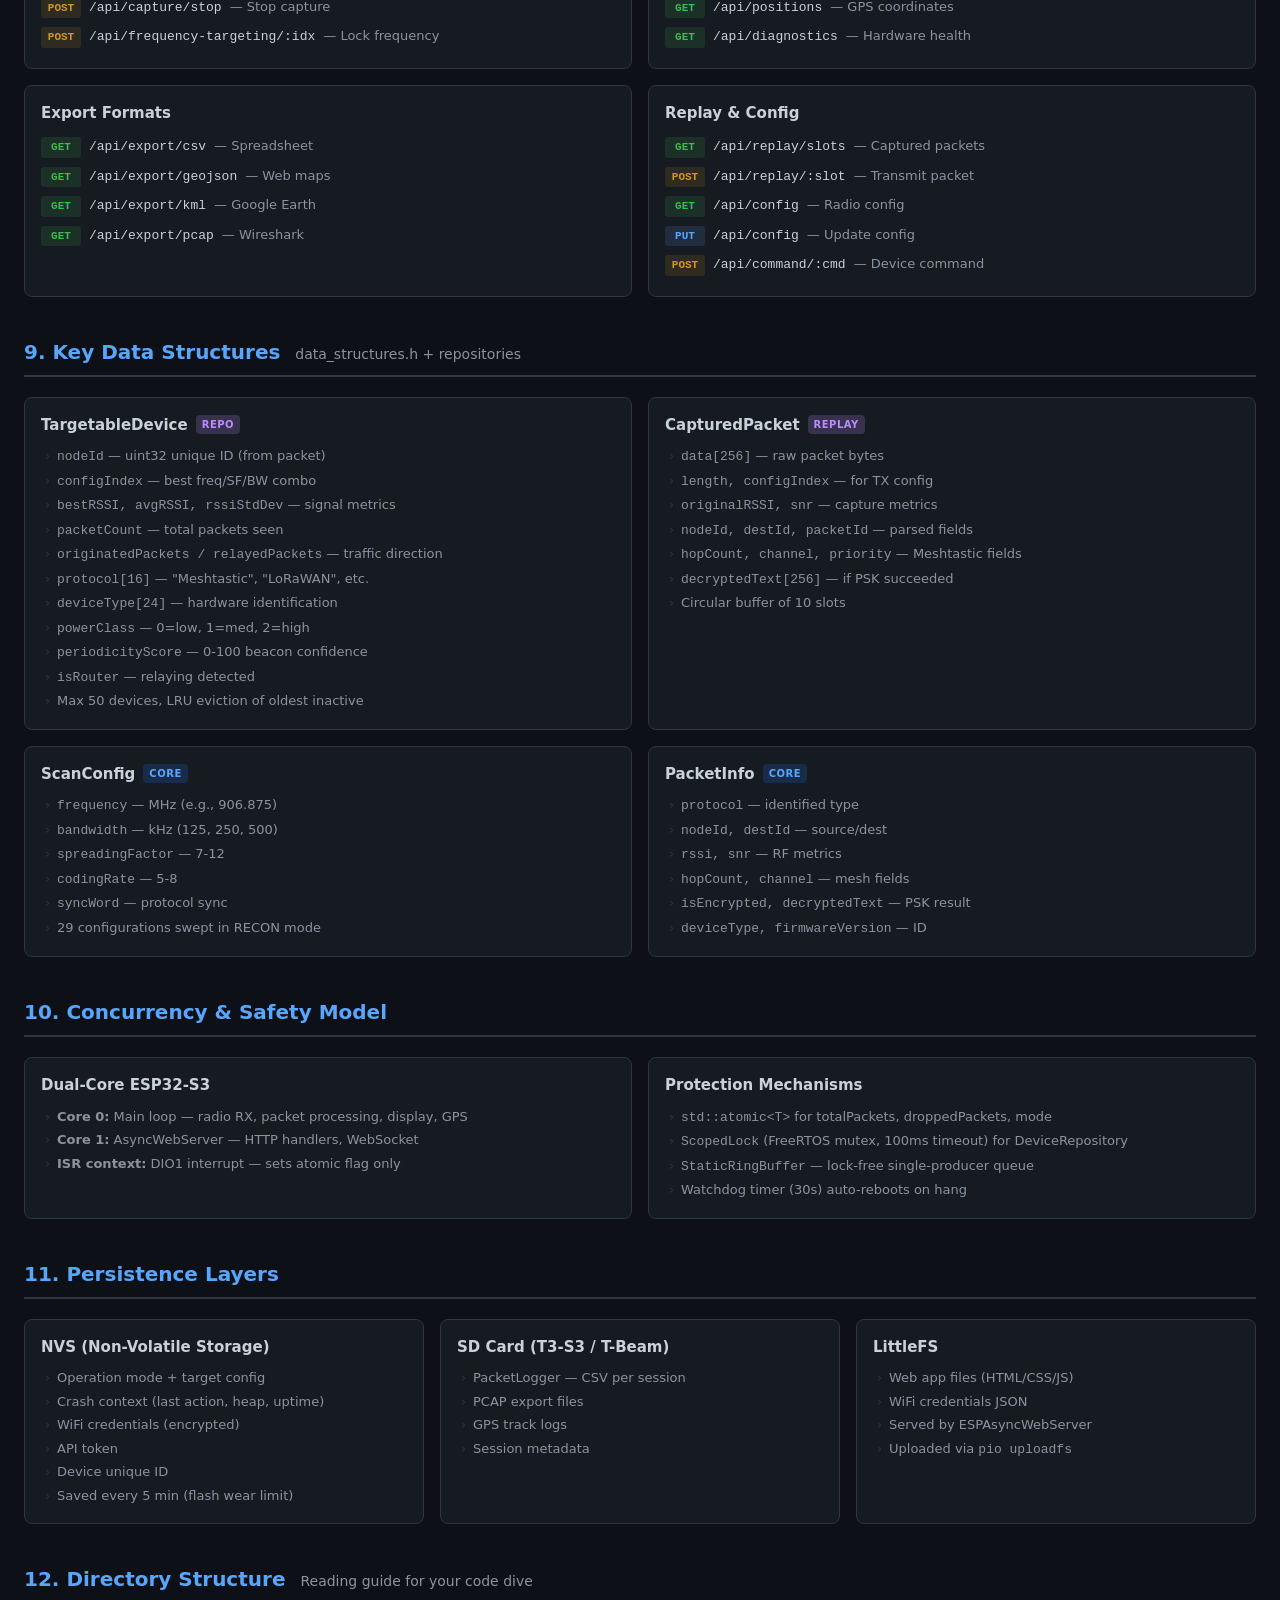
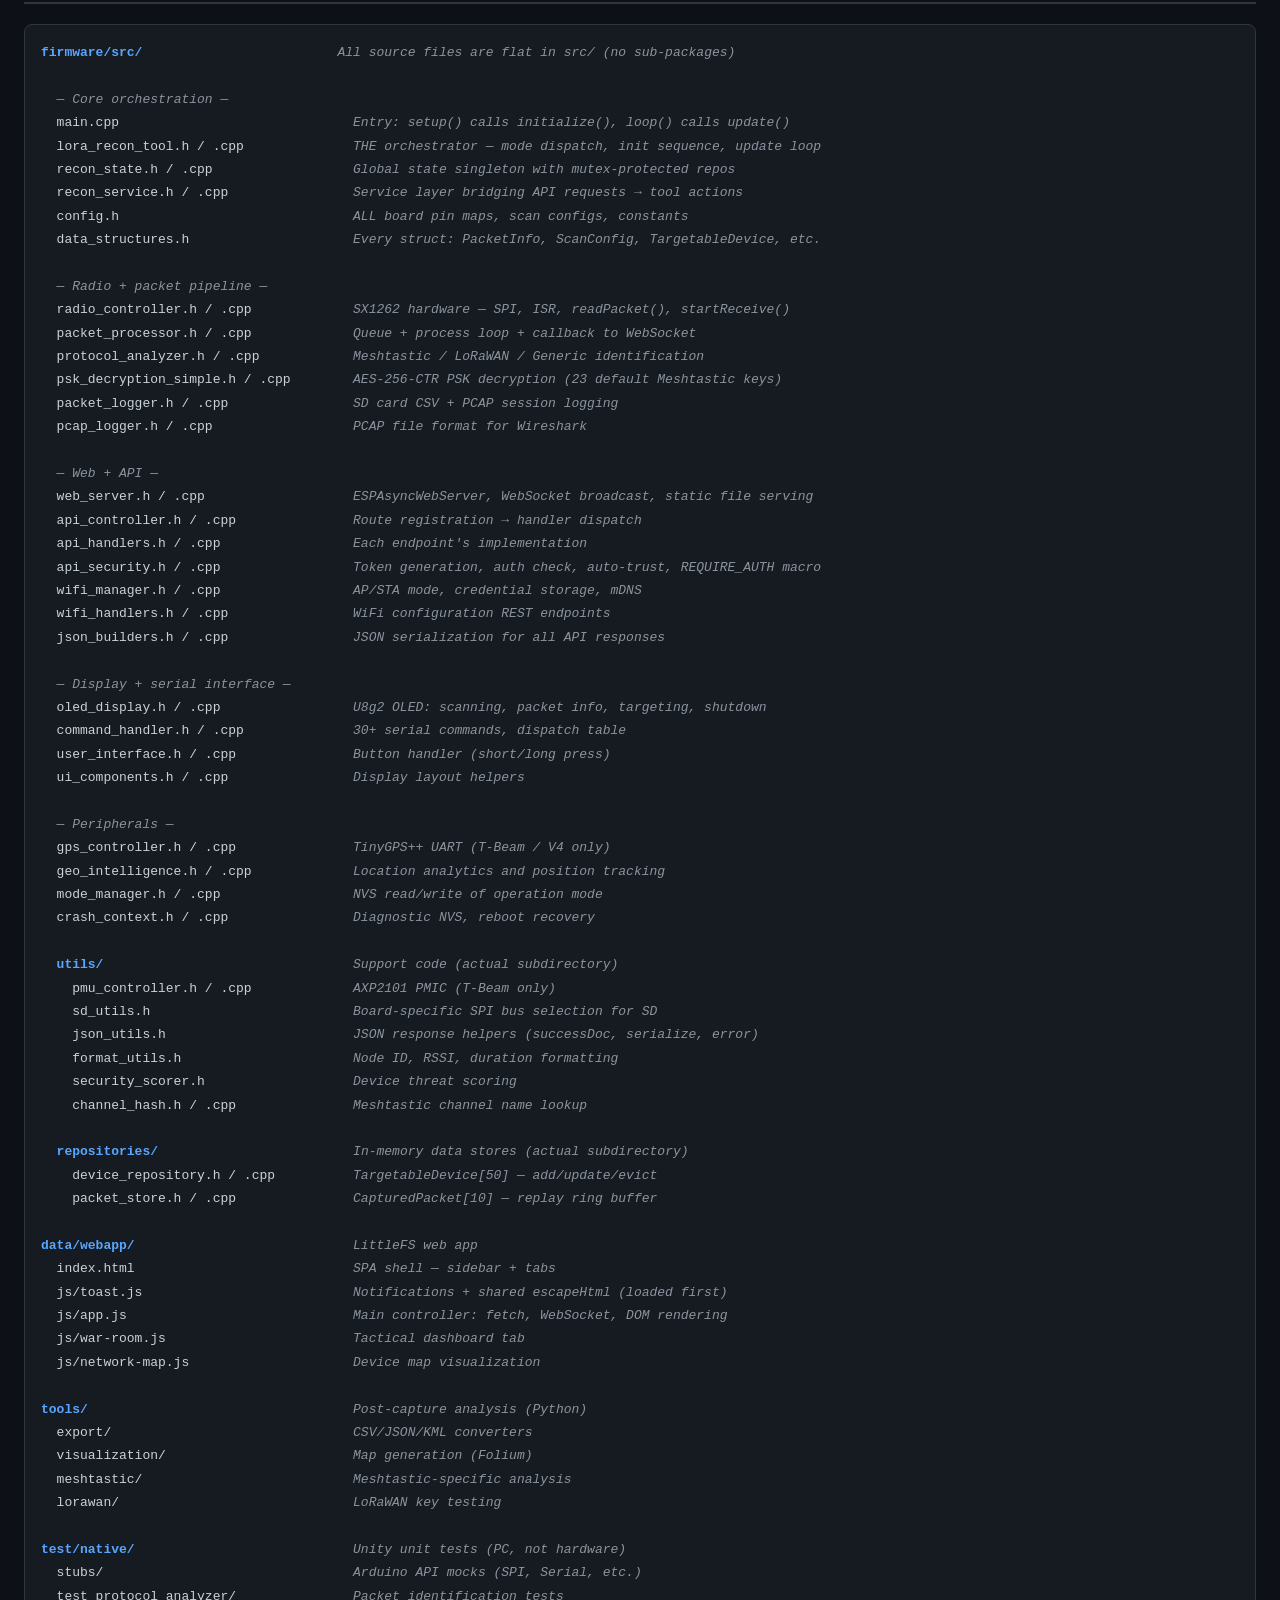
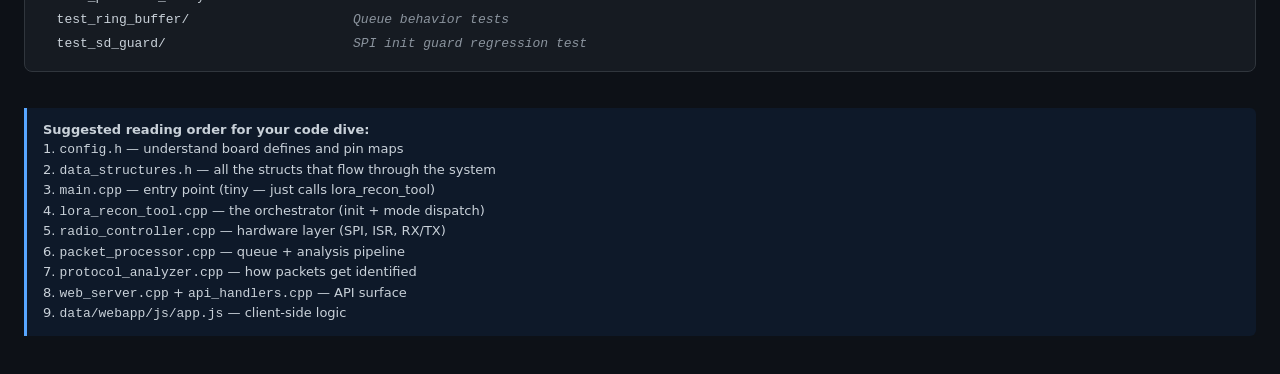
<file: docs/developers/architecture-diagram.html>
<!DOCTYPE html>
<html lang="en">
<head>
<meta charset="UTF-8">
<meta name="viewport" content="width=device-width, initial-scale=1.0">
<title>LoRecon — Architecture Overview</title>
<style>
  :root {
    --bg: #0d1117;
    --card: #161b22;
    --border: #30363d;
    --text: #c9d1d9;
    --muted: #8b949e;
    --accent: #58a6ff;
    --green: #3fb950;
    --orange: #d29922;
    --red: #f85149;
    --purple: #bc8cff;
    --cyan: #39d353;
    --pink: #f778ba;
  }
  * { margin: 0; padding: 0; box-sizing: border-box; }
  body { background: var(--bg); color: var(--text); font-family: 'Segoe UI', system-ui, sans-serif; padding: 24px; line-height: 1.5; }
  h1 { text-align: center; color: var(--accent); font-size: 28px; margin-bottom: 4px; }
  .subtitle { text-align: center; color: var(--muted); font-size: 14px; margin-bottom: 32px; }

  /* Section headers */
  .section-title {
    font-size: 20px; font-weight: 700; color: var(--accent);
    border-bottom: 2px solid var(--border); padding-bottom: 8px; margin: 40px 0 20px;
  }
  .section-title span { color: var(--muted); font-weight: 400; font-size: 14px; margin-left: 8px; }

  /* Card grid */
  .grid { display: grid; gap: 16px; }
  .grid-2 { grid-template-columns: 1fr 1fr; }
  .grid-3 { grid-template-columns: 1fr 1fr 1fr; }
  .grid-4 { grid-template-columns: 1fr 1fr 1fr 1fr; }
  @media (max-width: 900px) { .grid-2, .grid-3, .grid-4 { grid-template-columns: 1fr; } }

  .card {
    background: var(--card); border: 1px solid var(--border); border-radius: 8px;
    padding: 16px; position: relative;
  }
  .card h3 { font-size: 15px; margin-bottom: 8px; display: flex; align-items: center; gap: 8px; }
  .card h3 .tag {
    font-size: 10px; padding: 2px 6px; border-radius: 4px; font-weight: 600;
    text-transform: uppercase; letter-spacing: 0.5px;
  }
  .tag-core { background: #1f6feb33; color: var(--accent); }
  .tag-hw { background: #3fb95033; color: var(--green); }
  .tag-web { background: #d2992233; color: var(--orange); }
  .tag-data { background: #bc8cff33; color: var(--purple); }
  .tag-ui { background: #f778ba33; color: var(--pink); }
  .tag-util { background: #8b949e33; color: var(--muted); }

  .card ul { list-style: none; padding: 0; }
  .card li { font-size: 13px; color: var(--muted); padding: 2px 0; padding-left: 16px; position: relative; }
  .card li::before { content: '›'; position: absolute; left: 4px; color: var(--border); }
  .card .file { font-family: 'Cascadia Code', 'Fira Code', monospace; font-size: 12px; color: var(--accent); }

  /* Flow diagram */
  .flow-container { overflow-x: auto; padding: 16px 0; }
  .flow {
    display: flex; align-items: stretch; gap: 0; min-width: 900px; justify-content: center;
  }
  .flow-step {
    background: var(--card); border: 1px solid var(--border); border-radius: 8px;
    padding: 14px 16px; min-width: 140px; max-width: 180px; text-align: center;
    position: relative; flex-shrink: 0;
  }
  .flow-step .step-title { font-size: 13px; font-weight: 700; margin-bottom: 4px; }
  .flow-step .step-detail { font-size: 11px; color: var(--muted); }
  .flow-step .step-file { font-size: 10px; color: var(--accent); font-family: monospace; margin-top: 4px; }
  .flow-arrow {
    display: flex; align-items: center; color: var(--border); font-size: 24px;
    padding: 0 4px; flex-shrink: 0; user-select: none;
  }
  .flow-step.highlight { border-color: var(--accent); box-shadow: 0 0 12px #58a6ff22; }
  .flow-step.hw { border-color: var(--green); }
  .flow-step.web { border-color: var(--orange); }
  .flow-step.data { border-color: var(--purple); }

  /* Init sequence */
  .init-seq {
    display: flex; flex-wrap: wrap; gap: 8px; padding: 8px 0;
  }
  .init-item {
    background: var(--card); border: 1px solid var(--border); border-radius: 6px;
    padding: 8px 12px; font-size: 12px; display: flex; align-items: center; gap: 6px;
  }
  .init-num {
    background: var(--accent); color: var(--bg); width: 20px; height: 20px;
    border-radius: 50%; display: flex; align-items: center; justify-content: center;
    font-size: 10px; font-weight: 700; flex-shrink: 0;
  }
  .init-item.critical { border-color: var(--red); }
  .init-item.critical .init-num { background: var(--red); }

  /* Board comparison table */
  table { width: 100%; border-collapse: collapse; font-size: 13px; }
  th { text-align: left; padding: 8px 12px; background: #21262d; color: var(--accent); border-bottom: 2px solid var(--border); }
  td { padding: 8px 12px; border-bottom: 1px solid var(--border); }
  tr:hover td { background: #1c2128; }
  .yes { color: var(--green); font-weight: 600; }
  .no { color: var(--muted); }
  .warn { color: var(--orange); }

  /* API endpoint list */
  .endpoint { display: flex; align-items: baseline; gap: 8px; padding: 4px 0; font-size: 13px; }
  .method {
    font-family: monospace; font-size: 11px; font-weight: 700; padding: 2px 6px;
    border-radius: 3px; min-width: 40px; text-align: center; flex-shrink: 0;
  }
  .method-get { background: #3fb95022; color: var(--green); }
  .method-post { background: #d2992222; color: var(--orange); }
  .method-put { background: #58a6ff22; color: var(--accent); }
  .endpoint .path { font-family: monospace; color: var(--text); }
  .endpoint .desc { color: var(--muted); }

  /* Legend */
  .legend { display: flex; gap: 16px; flex-wrap: wrap; padding: 12px 0; }
  .legend-item { display: flex; align-items: center; gap: 6px; font-size: 12px; color: var(--muted); }
  .legend-dot { width: 10px; height: 10px; border-radius: 50%; }

  /* Directory tree */
  .tree { font-family: 'Cascadia Code', 'Fira Code', monospace; font-size: 13px; line-height: 1.8; }
  .tree .dir { color: var(--accent); font-weight: 600; }
  .tree .comment { color: var(--muted); font-style: italic; }

  /* Mode state diagram */
  .modes { display: flex; gap: 24px; justify-content: center; flex-wrap: wrap; padding: 16px 0; }
  .mode-box {
    background: var(--card); border: 2px solid var(--border); border-radius: 12px;
    padding: 16px 20px; text-align: center; min-width: 160px;
  }
  .mode-box.active { border-color: var(--green); }
  .mode-box h4 { font-size: 14px; margin-bottom: 4px; }
  .mode-box p { font-size: 11px; color: var(--muted); }
  .mode-arrow { display: flex; align-items: center; color: var(--muted); font-size: 12px; gap: 4px; }
  .mode-arrow span { font-size: 18px; }

  /* Webapp layers */
  .webapp-stack {
    display: flex; flex-direction: column; gap: 2px; max-width: 700px; margin: 0 auto;
  }
  .webapp-layer {
    background: var(--card); border: 1px solid var(--border); border-radius: 6px;
    padding: 12px 16px; display: flex; justify-content: space-between; align-items: center;
  }
  .webapp-layer .layer-name { font-weight: 600; font-size: 14px; }
  .webapp-layer .layer-files { font-size: 12px; color: var(--muted); font-family: monospace; }

  .spacer { height: 24px; }
  .note { font-size: 12px; color: var(--muted); font-style: italic; padding: 8px 0; }
  .callout {
    background: #1f6feb15; border-left: 3px solid var(--accent); padding: 12px 16px;
    border-radius: 0 6px 6px 0; margin: 12px 0; font-size: 13px;
  }
</style>
</head>
<body>

<h1>LoRecon</h1>
<p class="subtitle">v2.3.1 &mdash; Passive LoRa reconnaissance tool for security research &mdash; Architecture Overview</p>

<!-- ============================================================ -->
<div class="section-title">1. High-Level System Diagram</div>

<div class="callout">
  The device passively captures LoRa packets, identifies protocols (Meshtastic, LoRaWAN, generic),
  attempts PSK decryption, catalogs devices, and serves everything via a web app over WiFi.
</div>

<div class="flow-container">
<div class="flow">
  <div class="flow-step hw">
    <div class="step-title" style="color:var(--green)">SX1262 Radio</div>
    <div class="step-detail">DIO1 ISR fires on RX</div>
    <div class="step-file">radio_controller.*</div>
  </div>
  <div class="flow-arrow">&rarr;</div>
  <div class="flow-step highlight">
    <div class="step-title">Packet Queue</div>
    <div class="step-detail">Static ring buffer (100 slots, zero-alloc)</div>
    <div class="step-file">packet_processor.*</div>
  </div>
  <div class="flow-arrow">&rarr;</div>
  <div class="flow-step">
    <div class="step-title">Protocol Analyzer</div>
    <div class="step-detail">Meshtastic / LoRaWAN / Generic ID</div>
    <div class="step-file">protocol_analyzer.*</div>
  </div>
  <div class="flow-arrow">&rarr;</div>
  <div class="flow-step data">
    <div class="step-title" style="color:var(--purple)">State &amp; Storage</div>
    <div class="step-detail">DeviceRepo, PacketStore, NVS, SD card</div>
    <div class="step-file">recon_state.*</div>
  </div>
  <div class="flow-arrow">&rarr;</div>
  <div class="flow-step web">
    <div class="step-title" style="color:var(--orange)">Web Server</div>
    <div class="step-detail">REST API + WebSocket broadcast</div>
    <div class="step-file">web_server.*</div>
  </div>
  <div class="flow-arrow">&rarr;</div>
  <div class="flow-step web">
    <div class="step-title" style="color:var(--orange)">PWA Client</div>
    <div class="step-detail">Dashboard, map, war room</div>
    <div class="step-file">data/webapp/</div>
  </div>
</div>
</div>

<!-- ============================================================ -->
<div class="section-title">2. Initialization Sequence <span>lora_recon_tool.cpp::initialize()</span></div>

<div class="init-seq">
  <div class="init-item critical"><div class="init-num">1</div> PMU init (T-Beam only &mdash; powers all rails)</div>
  <div class="init-item"><div class="init-num">2</div> LittleFS mount</div>
  <div class="init-item"><div class="init-num">3</div> RadioController &mdash; SPI + SX1262</div>
  <div class="init-item"><div class="init-num">4</div> PacketProcessor + ReconState</div>
  <div class="init-item"><div class="init-num">5</div> Load persisted mode (NVS)</div>
  <div class="init-item"><div class="init-num">6</div> OLED Display init</div>
  <div class="init-item"><div class="init-num">7</div> applyConfig() + startReceive()</div>
  <div class="init-item"><div class="init-num">8</div> SD card init (T3-S3 / T-Beam)</div>
  <div class="init-item"><div class="init-num">9</div> GPS init (T-Beam / V4)</div>
  <div class="init-item"><div class="init-num">10</div> PSK decryption module</div>
  <div class="init-item"><div class="init-num">11</div> WiFi + WebServer startup</div>
  <div class="init-item"><div class="init-num">12</div> Watchdog (30s timeout)</div>
</div>

<!-- ============================================================ -->
<div class="section-title">3. Operation Modes <span>State machine driven by user commands &amp; API</span></div>

<div class="modes">
  <div class="mode-box active">
    <h4 style="color:var(--green)">RECONNAISSANCE</h4>
    <p>Sweep 29 freq/SF/BW configs<br>Dwell 12s each, catalog devices</p>
  </div>
  <div class="mode-arrow"><span>&harr;</span> API / serial</div>
  <div class="mode-box">
    <h4 style="color:var(--accent)">TARGETED CAPTURE</h4>
    <p>Lock on one device or frequency<br>Deep capture, replay candidates</p>
  </div>
  <div class="mode-arrow"><span>&harr;</span> serial 'm'</div>
  <div class="mode-box">
    <h4 style="color:var(--orange)">INTERACTIVE MENU</h4>
    <p>Serial command dispatch<br>Auto-resume after 5 min</p>
  </div>
  <div class="mode-arrow"><span>&harr;</span> serial 'p'</div>
  <div class="mode-box">
    <h4 style="color:var(--pink)">PACKET REPLAY</h4>
    <p>Transmit captured packets<br>Configurable repeat &amp; delay</p>
  </div>
</div>
<p class="note" style="text-align:center">Mode persists across reboots via NVS (ModeManager). Targeting state survives power cycles.</p>

<!-- ============================================================ -->
<div class="section-title">4. Packet RX Pipeline <span>Interrupt &rarr; Queue &rarr; Analyze &rarr; Broadcast</span></div>

<div class="flow-container">
<div class="flow">
  <div class="flow-step hw">
    <div class="step-title" style="color:var(--green)">DIO1 ISR</div>
    <div class="step-detail">Atomic flag set<br>isrCount++</div>
  </div>
  <div class="flow-arrow">&rarr;</div>
  <div class="flow-step">
    <div class="step-title">readPacket()</div>
    <div class="step-detail">SPI read from SX1262<br>RSSI + SNR metrics</div>
  </div>
  <div class="flow-arrow">&rarr;</div>
  <div class="flow-step highlight">
    <div class="step-title">queuePacket()</div>
    <div class="step-detail">StaticRingBuffer<br>Zero heap allocation</div>
  </div>
  <div class="flow-arrow">&rarr;</div>
  <div class="flow-step">
    <div class="step-title">processQueue()</div>
    <div class="step-detail">ProtocolAnalyzer<br>+ PSK decrypt attempt</div>
  </div>
  <div class="flow-arrow">&rarr;</div>
  <div class="flow-step data">
    <div class="step-title" style="color:var(--purple)">addTargetableDevice()</div>
    <div class="step-detail">DeviceRepository<br>+ PacketLogger (SD)</div>
  </div>
  <div class="flow-arrow">&rarr;</div>
  <div class="flow-step web">
    <div class="step-title" style="color:var(--orange)">packetCallback()</div>
    <div class="step-detail">WebSocket JSON<br>broadcast (2 Hz)</div>
  </div>
</div>
</div>

<div class="callout">
  <strong>Thread safety:</strong> Main loop (core 0) writes state; AsyncWebServer handlers (core 1) read.
  Protected by <code>std::atomic&lt;T&gt;</code> for scalars and <code>ReconState::ScopedLock</code> (mutex) for repositories.
</div>

<!-- ============================================================ -->
<div class="section-title">5. Module Map <span>firmware/src/ &mdash; Key files and responsibilities</span></div>

<div class="grid grid-3">
  <div class="card">
    <h3>Orchestrator <span class="tag tag-core">CORE</span></h3>
    <ul>
      <li><span class="file">main.cpp</span> &mdash; setup() / loop() entry point</li>
      <li><span class="file">lora_recon_tool.*</span> &mdash; Init sequence, mode dispatch, update loop</li>
      <li><span class="file">recon_state.*</span> &mdash; Global state singleton, thread-safe access</li>
      <li><span class="file">recon_service.*</span> &mdash; Service layer (API &harr; tool actions)</li>
      <li><span class="file">config.h</span> &mdash; All board pin maps, constants, scan configs</li>
      <li><span class="file">data_structures.h</span> &mdash; PacketInfo, PacketEvent, ScanConfig, etc.</li>
    </ul>
  </div>
  <div class="card">
    <h3>Radio &amp; Analysis <span class="tag tag-hw">HW</span></h3>
    <ul>
      <li><span class="file">radio_controller.*</span> &mdash; SX1262: SPI init, ISR, TX/RX, diagnostics</li>
      <li><span class="file">packet_processor.*</span> &mdash; Ring buffer queue, process loop, callback</li>
      <li><span class="file">protocol_analyzer.*</span> &mdash; Meshtastic/LoRaWAN/Generic ID</li>
      <li><span class="file">psk_decryption_simple.*</span> &mdash; AES-256-CTR decryption (23 default keys)</li>
      <li><span class="file">packet_logger.*</span> &mdash; SD card CSV + PCAP logging</li>
      <li><span class="file">pcap_logger.*</span> &mdash; PCAP file format export</li>
    </ul>
  </div>
  <div class="card">
    <h3>Web &amp; API <span class="tag tag-web">WEB</span></h3>
    <ul>
      <li><span class="file">web_server.*</span> &mdash; ESPAsyncWebServer, WebSocket, static files</li>
      <li><span class="file">api_controller.*</span> &mdash; Route registration, endpoint dispatch</li>
      <li><span class="file">api_handlers.*</span> &mdash; Request handler implementations</li>
      <li><span class="file">api_security.*</span> &mdash; Token auth, auto-trust, REQUIRE_AUTH macro</li>
      <li><span class="file">wifi_manager.*</span> &mdash; AP/STA modes, credentials, mDNS</li>
      <li><span class="file">wifi_handlers.*</span> &mdash; WiFi configuration REST endpoints</li>
    </ul>
  </div>
  <div class="card">
    <h3>Data Layer <span class="tag tag-data">DATA</span></h3>
    <ul>
      <li><span class="file">repositories/device_repository.*</span> &mdash; TargetableDevice[50] array</li>
      <li><span class="file">repositories/packet_store.*</span> &mdash; CapturedPacket[10] replay ring</li>
      <li><span class="file">mode_manager.*</span> &mdash; NVS persistence (survives reboot)</li>
      <li><span class="file">crash_context.*</span> &mdash; Diagnostic NVS, reboot recovery</li>
      <li><span class="file">json_builders.cpp</span> &mdash; Build JSON for all API responses</li>
    </ul>
  </div>
  <div class="card">
    <h3>User Interface <span class="tag tag-ui">UI</span></h3>
    <ul>
      <li><span class="file">oled_display.*</span> &mdash; U8g2 128x64 OLED, rate-limited 10 Hz</li>
      <li><span class="file">command_handler.*</span> &mdash; Serial menu, 30+ commands dispatch</li>
      <li><span class="file">user_interface.*</span> &mdash; Button handler (short/long press)</li>
      <li><span class="file">ui_components.*</span> &mdash; Display layout helpers</li>
    </ul>
  </div>
  <div class="card">
    <h3>Peripherals &amp; Utils <span class="tag tag-util">UTIL</span></h3>
    <ul>
      <li><span class="file">gps_controller.*</span> &mdash; TinyGPS++, UART (T-Beam/V4)</li>
      <li><span class="file">geo_intelligence.*</span> &mdash; Location analytics</li>
      <li><span class="file">utils/pmu_controller.*</span> &mdash; AXP2101 PMIC (T-Beam only)</li>
      <li><span class="file">utils/sd_utils.h</span> &mdash; Board-specific SPI bus selection</li>
      <li><span class="file">utils/json_utils.h</span> &mdash; JSON response helpers</li>
      <li><span class="file">utils/format_utils.h</span> &mdash; Node ID, RSSI, duration formatting</li>
      <li><span class="file">utils/channel_hash.*</span> &mdash; Meshtastic channel name lookup</li>
      <li><span class="file">utils/security_scorer.h</span> &mdash; Threat scoring</li>
    </ul>
  </div>
</div>

<!-- ============================================================ -->
<div class="section-title">6. Board Variants <span>4 boards, conditional compilation</span></div>

<table>
  <thead>
    <tr>
      <th>Feature</th>
      <th>Heltec V3</th>
      <th>Heltec V4</th>
      <th>LilyGO T3-S3</th>
      <th>T-Beam Supreme</th>
    </tr>
  </thead>
  <tbody>
    <tr>
      <td>MCU</td>
      <td>ESP32-S3</td>
      <td>ESP32-S3</td>
      <td>ESP32-S3FH4R2</td>
      <td>ESP32-S3FN8</td>
    </tr>
    <tr>
      <td>Flash / PSRAM</td>
      <td>8MB / 2MB</td>
      <td>8MB / 2MB</td>
      <td>4MB / 2MB</td>
      <td>8MB / 8MB</td>
    </tr>
    <tr>
      <td>LoRa Radio</td>
      <td class="yes">SX1262</td>
      <td class="yes">SX1262 + FEM</td>
      <td class="yes">SX1262 (TCXO)</td>
      <td class="yes">SX1262 (TCXO)</td>
    </tr>
    <tr>
      <td>OLED Display</td>
      <td class="yes">SSD1306</td>
      <td class="yes">SSD1306</td>
      <td class="yes">SSD1306</td>
      <td class="yes">SH1106</td>
    </tr>
    <tr>
      <td>SD Card</td>
      <td class="no">No</td>
      <td class="no">No</td>
      <td class="yes">HSPI (separate bus)</td>
      <td class="yes">HSPI (separate bus)</td>
    </tr>
    <tr>
      <td>GPS</td>
      <td class="no">No</td>
      <td class="yes">L76K (UART)</td>
      <td class="no">No</td>
      <td class="yes">L76K/MAX-M10S</td>
    </tr>
    <tr>
      <td>PMIC</td>
      <td class="no">No</td>
      <td class="no">No</td>
      <td class="no">No</td>
      <td class="yes">AXP2101</td>
    </tr>
    <tr>
      <td>USB Serial</td>
      <td class="yes">CP210x (isolated)</td>
      <td class="warn">Native CDC (kills RX!)</td>
      <td class="yes">Native CDC</td>
      <td class="yes">Native CDC</td>
    </tr>
    <tr>
      <td>PIO Environment</td>
      <td><code>heltec_v3</code></td>
      <td><code>heltec_v4</code></td>
      <td><code>t3_s3</code></td>
      <td><code>tbeam_supreme</code></td>
    </tr>
    <tr>
      <td>Key Defines</td>
      <td><code>BOARD_HELTEC_V3</code></td>
      <td><code>BOARD_HELTEC_V3</code><br><code>BOARD_HELTEC_V4</code><br><code>HAS_GPS</code></td>
      <td><code>BOARD_T3_S3</code><br><code>HAS_SD_CARD</code></td>
      <td><code>BOARD_TBEAM_SUPREME</code><br><code>HAS_GPS, HAS_SD_CARD</code><br><code>HAS_AXP2101</code></td>
    </tr>
  </tbody>
</table>

<!-- ============================================================ -->
<div class="section-title">7. Web Application Stack <span>data/webapp/ &mdash; LittleFS-served PWA</span></div>

<div class="webapp-stack">
  <div class="webapp-layer" style="border-color: var(--orange);">
    <div class="layer-name" style="color:var(--orange)">Browser (Phone / Laptop)</div>
    <div class="layer-files">Any device on WiFi</div>
  </div>
  <div style="text-align:center; color: var(--muted); font-size: 20px;">&#x25BC;</div>
  <div class="webapp-layer">
    <div class="layer-name">Progressive Web App</div>
    <div class="layer-files">index.html + manifest.json</div>
  </div>
  <div style="text-align:center; color: var(--muted); font-size: 20px;">&#x25BC;</div>
  <div class="webapp-layer">
    <div class="layer-name">App Controller</div>
    <div class="layer-files">js/app.js &mdash; REST fetch + WebSocket + DOM</div>
  </div>
  <div class="grid grid-3" style="gap: 2px;">
    <div class="webapp-layer">
      <div class="layer-name">War Room</div>
      <div class="layer-files">js/war-room.js</div>
    </div>
    <div class="webapp-layer">
      <div class="layer-name">Network Map</div>
      <div class="layer-files">js/network-map.js</div>
    </div>
    <div class="webapp-layer">
      <div class="layer-name">Notifications</div>
      <div class="layer-files">js/toast.js</div>
    </div>
  </div>
  <div style="text-align:center; color: var(--muted); font-size: 20px;">&#x25BC;</div>
  <div class="webapp-layer" style="border-color: var(--accent);">
    <div class="layer-name" style="color:var(--accent)">REST API + WebSocket</div>
    <div class="layer-files">ESPAsyncWebServer on port 80</div>
  </div>
</div>

<!-- ============================================================ -->
<div class="section-title">8. REST API Endpoints <span>Token-authenticated, served from device</span></div>

<div class="grid grid-2">
  <div class="card">
    <h3>Devices &amp; Capture</h3>
    <div class="endpoint"><span class="method method-get">GET</span><span class="path">/api/devices</span><span class="desc">&mdash; All discovered devices</span></div>
    <div class="endpoint"><span class="method method-get">GET</span><span class="path">/api/devices/:id</span><span class="desc">&mdash; Single device detail</span></div>
    <div class="endpoint"><span class="method method-get">GET</span><span class="path">/api/devices/summary</span><span class="desc">&mdash; Type breakdown</span></div>
    <div class="endpoint"><span class="method method-post">POST</span><span class="path">/api/capture/start/:id</span><span class="desc">&mdash; Target device</span></div>
    <div class="endpoint"><span class="method method-post">POST</span><span class="path">/api/capture/stop</span><span class="desc">&mdash; Stop capture</span></div>
    <div class="endpoint"><span class="method method-post">POST</span><span class="path">/api/frequency-targeting/:idx</span><span class="desc">&mdash; Lock frequency</span></div>
  </div>
  <div class="card">
    <h3>Status &amp; Data</h3>
    <div class="endpoint"><span class="method method-get">GET</span><span class="path">/api/status</span><span class="desc">&mdash; System state</span></div>
    <div class="endpoint"><span class="method method-get">GET</span><span class="path">/api/statistics</span><span class="desc">&mdash; Packet counts</span></div>
    <div class="endpoint"><span class="method method-get">GET</span><span class="path">/api/rf-activity</span><span class="desc">&mdash; Signal by freq</span></div>
    <div class="endpoint"><span class="method method-get">GET</span><span class="path">/api/packets</span><span class="desc">&mdash; Packet history</span></div>
    <div class="endpoint"><span class="method method-get">GET</span><span class="path">/api/positions</span><span class="desc">&mdash; GPS coordinates</span></div>
    <div class="endpoint"><span class="method method-get">GET</span><span class="path">/api/diagnostics</span><span class="desc">&mdash; Hardware health</span></div>
  </div>
  <div class="card">
    <h3>Export Formats</h3>
    <div class="endpoint"><span class="method method-get">GET</span><span class="path">/api/export/csv</span><span class="desc">&mdash; Spreadsheet</span></div>
    <div class="endpoint"><span class="method method-get">GET</span><span class="path">/api/export/geojson</span><span class="desc">&mdash; Web maps</span></div>
    <div class="endpoint"><span class="method method-get">GET</span><span class="path">/api/export/kml</span><span class="desc">&mdash; Google Earth</span></div>
    <div class="endpoint"><span class="method method-get">GET</span><span class="path">/api/export/pcap</span><span class="desc">&mdash; Wireshark</span></div>
  </div>
  <div class="card">
    <h3>Replay &amp; Config</h3>
    <div class="endpoint"><span class="method method-get">GET</span><span class="path">/api/replay/slots</span><span class="desc">&mdash; Captured packets</span></div>
    <div class="endpoint"><span class="method method-post">POST</span><span class="path">/api/replay/:slot</span><span class="desc">&mdash; Transmit packet</span></div>
    <div class="endpoint"><span class="method method-get">GET</span><span class="path">/api/config</span><span class="desc">&mdash; Radio config</span></div>
    <div class="endpoint"><span class="method method-put">PUT</span><span class="path">/api/config</span><span class="desc">&mdash; Update config</span></div>
    <div class="endpoint"><span class="method method-post">POST</span><span class="path">/api/command/:cmd</span><span class="desc">&mdash; Device command</span></div>
  </div>
</div>

<!-- ============================================================ -->
<div class="section-title">9. Key Data Structures <span>data_structures.h + repositories</span></div>

<div class="grid grid-2">
  <div class="card">
    <h3>TargetableDevice <span class="tag tag-data">REPO</span></h3>
    <ul>
      <li><code>nodeId</code> &mdash; uint32 unique ID (from packet)</li>
      <li><code>configIndex</code> &mdash; best freq/SF/BW combo</li>
      <li><code>bestRSSI, avgRSSI, rssiStdDev</code> &mdash; signal metrics</li>
      <li><code>packetCount</code> &mdash; total packets seen</li>
      <li><code>originatedPackets / relayedPackets</code> &mdash; traffic direction</li>
      <li><code>protocol[16]</code> &mdash; "Meshtastic", "LoRaWAN", etc.</li>
      <li><code>deviceType[24]</code> &mdash; hardware identification</li>
      <li><code>powerClass</code> &mdash; 0=low, 1=med, 2=high</li>
      <li><code>periodicityScore</code> &mdash; 0-100 beacon confidence</li>
      <li><code>isRouter</code> &mdash; relaying detected</li>
      <li>Max 50 devices, LRU eviction of oldest inactive</li>
    </ul>
  </div>
  <div class="card">
    <h3>CapturedPacket <span class="tag tag-data">REPLAY</span></h3>
    <ul>
      <li><code>data[256]</code> &mdash; raw packet bytes</li>
      <li><code>length, configIndex</code> &mdash; for TX config</li>
      <li><code>originalRSSI, snr</code> &mdash; capture metrics</li>
      <li><code>nodeId, destId, packetId</code> &mdash; parsed fields</li>
      <li><code>hopCount, channel, priority</code> &mdash; Meshtastic fields</li>
      <li><code>decryptedText[256]</code> &mdash; if PSK succeeded</li>
      <li>Circular buffer of 10 slots</li>
    </ul>
  </div>
  <div class="card">
    <h3>ScanConfig <span class="tag tag-core">CORE</span></h3>
    <ul>
      <li><code>frequency</code> &mdash; MHz (e.g., 906.875)</li>
      <li><code>bandwidth</code> &mdash; kHz (125, 250, 500)</li>
      <li><code>spreadingFactor</code> &mdash; 7-12</li>
      <li><code>codingRate</code> &mdash; 5-8</li>
      <li><code>syncWord</code> &mdash; protocol sync</li>
      <li>29 configurations swept in RECON mode</li>
    </ul>
  </div>
  <div class="card">
    <h3>PacketInfo <span class="tag tag-core">CORE</span></h3>
    <ul>
      <li><code>protocol</code> &mdash; identified type</li>
      <li><code>nodeId, destId</code> &mdash; source/dest</li>
      <li><code>rssi, snr</code> &mdash; RF metrics</li>
      <li><code>hopCount, channel</code> &mdash; mesh fields</li>
      <li><code>isEncrypted, decryptedText</code> &mdash; PSK result</li>
      <li><code>deviceType, firmwareVersion</code> &mdash; ID</li>
    </ul>
  </div>
</div>

<!-- ============================================================ -->
<div class="section-title">10. Concurrency &amp; Safety Model</div>

<div class="grid grid-2">
  <div class="card">
    <h3>Dual-Core ESP32-S3</h3>
    <ul>
      <li><strong>Core 0:</strong> Main loop &mdash; radio RX, packet processing, display, GPS</li>
      <li><strong>Core 1:</strong> AsyncWebServer &mdash; HTTP handlers, WebSocket</li>
      <li><strong>ISR context:</strong> DIO1 interrupt &mdash; sets atomic flag only</li>
    </ul>
  </div>
  <div class="card">
    <h3>Protection Mechanisms</h3>
    <ul>
      <li><code>std::atomic&lt;T&gt;</code> for totalPackets, droppedPackets, mode</li>
      <li><code>ScopedLock</code> (FreeRTOS mutex, 100ms timeout) for DeviceRepository</li>
      <li><code>StaticRingBuffer</code> &mdash; lock-free single-producer queue</li>
      <li>Watchdog timer (30s) auto-reboots on hang</li>
    </ul>
  </div>
</div>

<!-- ============================================================ -->
<div class="section-title">11. Persistence Layers</div>

<div class="grid grid-3">
  <div class="card">
    <h3>NVS (Non-Volatile Storage)</h3>
    <ul>
      <li>Operation mode + target config</li>
      <li>Crash context (last action, heap, uptime)</li>
      <li>WiFi credentials (encrypted)</li>
      <li>API token</li>
      <li>Device unique ID</li>
      <li>Saved every 5 min (flash wear limit)</li>
    </ul>
  </div>
  <div class="card">
    <h3>SD Card (T3-S3 / T-Beam)</h3>
    <ul>
      <li>PacketLogger &mdash; CSV per session</li>
      <li>PCAP export files</li>
      <li>GPS track logs</li>
      <li>Session metadata</li>
    </ul>
  </div>
  <div class="card">
    <h3>LittleFS</h3>
    <ul>
      <li>Web app files (HTML/CSS/JS)</li>
      <li>WiFi credentials JSON</li>
      <li>Served by ESPAsyncWebServer</li>
      <li>Uploaded via <code>pio uploadfs</code></li>
    </ul>
  </div>
</div>

<!-- ============================================================ -->
<div class="section-title">12. Directory Structure <span>Reading guide for your code dive</span></div>

<div class="card">
<pre class="tree">
<span class="dir">firmware/src/</span>                         <span class="comment">All source files are flat in src/ (no sub-packages)</span>

  <span class="comment">— Core orchestration —</span>
  main.cpp                              <span class="comment">Entry: setup() calls initialize(), loop() calls update()</span>
  lora_recon_tool.h / .cpp              <span class="comment">THE orchestrator — mode dispatch, init sequence, update loop</span>
  recon_state.h / .cpp                  <span class="comment">Global state singleton with mutex-protected repos</span>
  recon_service.h / .cpp                <span class="comment">Service layer bridging API requests → tool actions</span>
  config.h                              <span class="comment">ALL board pin maps, scan configs, constants</span>
  data_structures.h                     <span class="comment">Every struct: PacketInfo, ScanConfig, TargetableDevice, etc.</span>

  <span class="comment">— Radio + packet pipeline —</span>
  radio_controller.h / .cpp             <span class="comment">SX1262 hardware — SPI, ISR, readPacket(), startReceive()</span>
  packet_processor.h / .cpp             <span class="comment">Queue + process loop + callback to WebSocket</span>
  protocol_analyzer.h / .cpp            <span class="comment">Meshtastic / LoRaWAN / Generic identification</span>
  psk_decryption_simple.h / .cpp        <span class="comment">AES-256-CTR PSK decryption (23 default Meshtastic keys)</span>
  packet_logger.h / .cpp                <span class="comment">SD card CSV + PCAP session logging</span>
  pcap_logger.h / .cpp                  <span class="comment">PCAP file format for Wireshark</span>

  <span class="comment">— Web + API —</span>
  web_server.h / .cpp                   <span class="comment">ESPAsyncWebServer, WebSocket broadcast, static file serving</span>
  api_controller.h / .cpp               <span class="comment">Route registration → handler dispatch</span>
  api_handlers.h / .cpp                 <span class="comment">Each endpoint's implementation</span>
  api_security.h / .cpp                 <span class="comment">Token generation, auth check, auto-trust, REQUIRE_AUTH macro</span>
  wifi_manager.h / .cpp                 <span class="comment">AP/STA mode, credential storage, mDNS</span>
  wifi_handlers.h / .cpp                <span class="comment">WiFi configuration REST endpoints</span>
  json_builders.h / .cpp                <span class="comment">JSON serialization for all API responses</span>

  <span class="comment">— Display + serial interface —</span>
  oled_display.h / .cpp                 <span class="comment">U8g2 OLED: scanning, packet info, targeting, shutdown</span>
  command_handler.h / .cpp              <span class="comment">30+ serial commands, dispatch table</span>
  user_interface.h / .cpp               <span class="comment">Button handler (short/long press)</span>
  ui_components.h / .cpp                <span class="comment">Display layout helpers</span>

  <span class="comment">— Peripherals —</span>
  gps_controller.h / .cpp               <span class="comment">TinyGPS++ UART (T-Beam / V4 only)</span>
  geo_intelligence.h / .cpp             <span class="comment">Location analytics and position tracking</span>
  mode_manager.h / .cpp                 <span class="comment">NVS read/write of operation mode</span>
  crash_context.h / .cpp                <span class="comment">Diagnostic NVS, reboot recovery</span>

  <span class="dir">utils/</span>                                <span class="comment">Support code (actual subdirectory)</span>
    pmu_controller.h / .cpp             <span class="comment">AXP2101 PMIC (T-Beam only)</span>
    sd_utils.h                          <span class="comment">Board-specific SPI bus selection for SD</span>
    json_utils.h                        <span class="comment">JSON response helpers (successDoc, serialize, error)</span>
    format_utils.h                      <span class="comment">Node ID, RSSI, duration formatting</span>
    security_scorer.h                   <span class="comment">Device threat scoring</span>
    channel_hash.h / .cpp               <span class="comment">Meshtastic channel name lookup</span>

  <span class="dir">repositories/</span>                         <span class="comment">In-memory data stores (actual subdirectory)</span>
    device_repository.h / .cpp          <span class="comment">TargetableDevice[50] — add/update/evict</span>
    packet_store.h / .cpp               <span class="comment">CapturedPacket[10] — replay ring buffer</span>

<span class="dir">data/webapp/</span>                            <span class="comment">LittleFS web app</span>
  index.html                            <span class="comment">SPA shell — sidebar + tabs</span>
  js/toast.js                           <span class="comment">Notifications + shared escapeHtml (loaded first)</span>
  js/app.js                             <span class="comment">Main controller: fetch, WebSocket, DOM rendering</span>
  js/war-room.js                        <span class="comment">Tactical dashboard tab</span>
  js/network-map.js                     <span class="comment">Device map visualization</span>

<span class="dir">tools/</span>                                  <span class="comment">Post-capture analysis (Python)</span>
  export/                               <span class="comment">CSV/JSON/KML converters</span>
  visualization/                        <span class="comment">Map generation (Folium)</span>
  meshtastic/                           <span class="comment">Meshtastic-specific analysis</span>
  lorawan/                              <span class="comment">LoRaWAN key testing</span>

<span class="dir">test/native/</span>                            <span class="comment">Unity unit tests (PC, not hardware)</span>
  stubs/                                <span class="comment">Arduino API mocks (SPI, Serial, etc.)</span>
  test_protocol_analyzer/               <span class="comment">Packet identification tests</span>
  test_ring_buffer/                     <span class="comment">Queue behavior tests</span>
  test_sd_guard/                        <span class="comment">SPI init guard regression test</span>
</pre>
</div>

<div class="spacer"></div>

<div class="callout">
  <strong>Suggested reading order for your code dive:</strong><br>
  1. <code>config.h</code> &mdash; understand board defines and pin maps<br>
  2. <code>data_structures.h</code> &mdash; all the structs that flow through the system<br>
  3. <code>main.cpp</code> &mdash; entry point (tiny &mdash; just calls lora_recon_tool)<br>
  4. <code>lora_recon_tool.cpp</code> &mdash; the orchestrator (init + mode dispatch)<br>
  5. <code>radio_controller.cpp</code> &mdash; hardware layer (SPI, ISR, RX/TX)<br>
  6. <code>packet_processor.cpp</code> &mdash; queue + analysis pipeline<br>
  7. <code>protocol_analyzer.cpp</code> &mdash; how packets get identified<br>
  8. <code>web_server.cpp</code> + <code>api_handlers.cpp</code> &mdash; API surface<br>
  9. <code>data/webapp/js/app.js</code> &mdash; client-side logic
</div>

<div class="spacer"></div>
<p style="text-align:center; color: var(--muted); font-size: 12px;">
  Generated for code dive reference &mdash; LoRecon project
</p>

</body>
</html>
</file>
